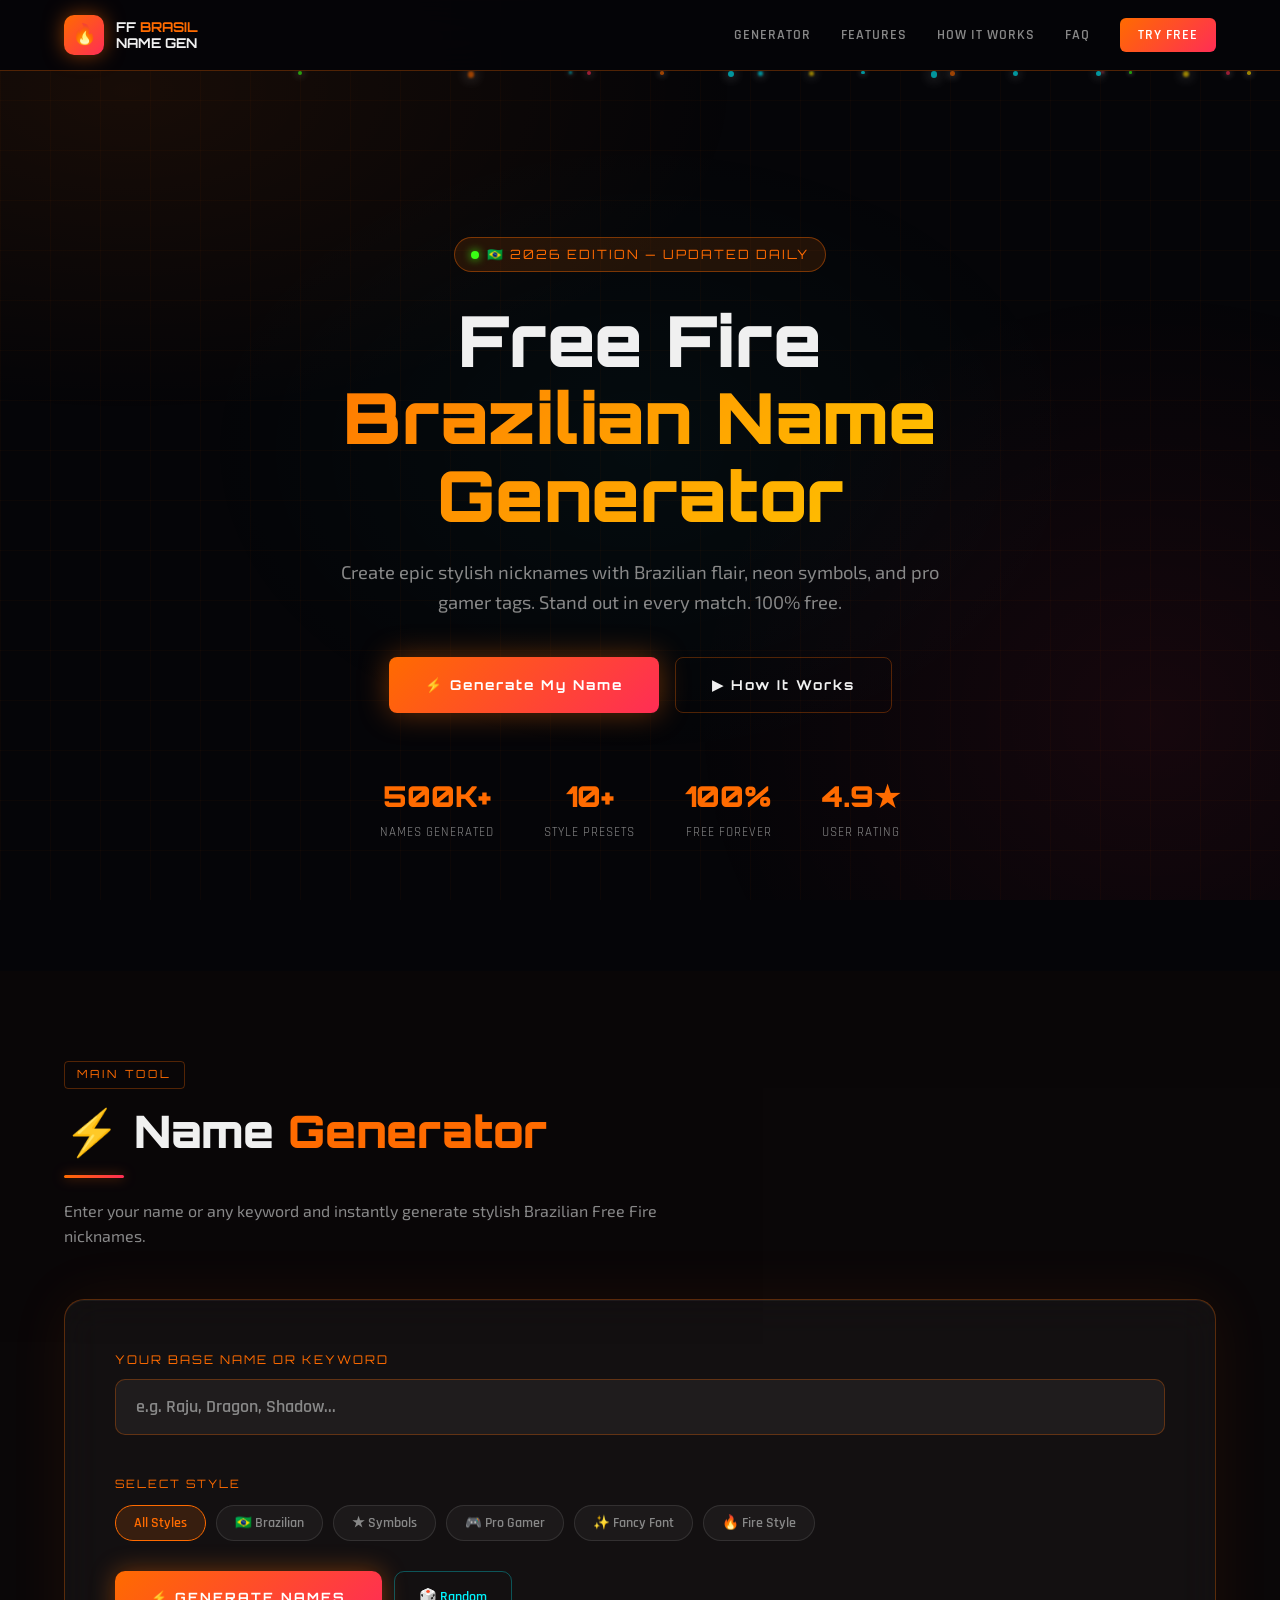
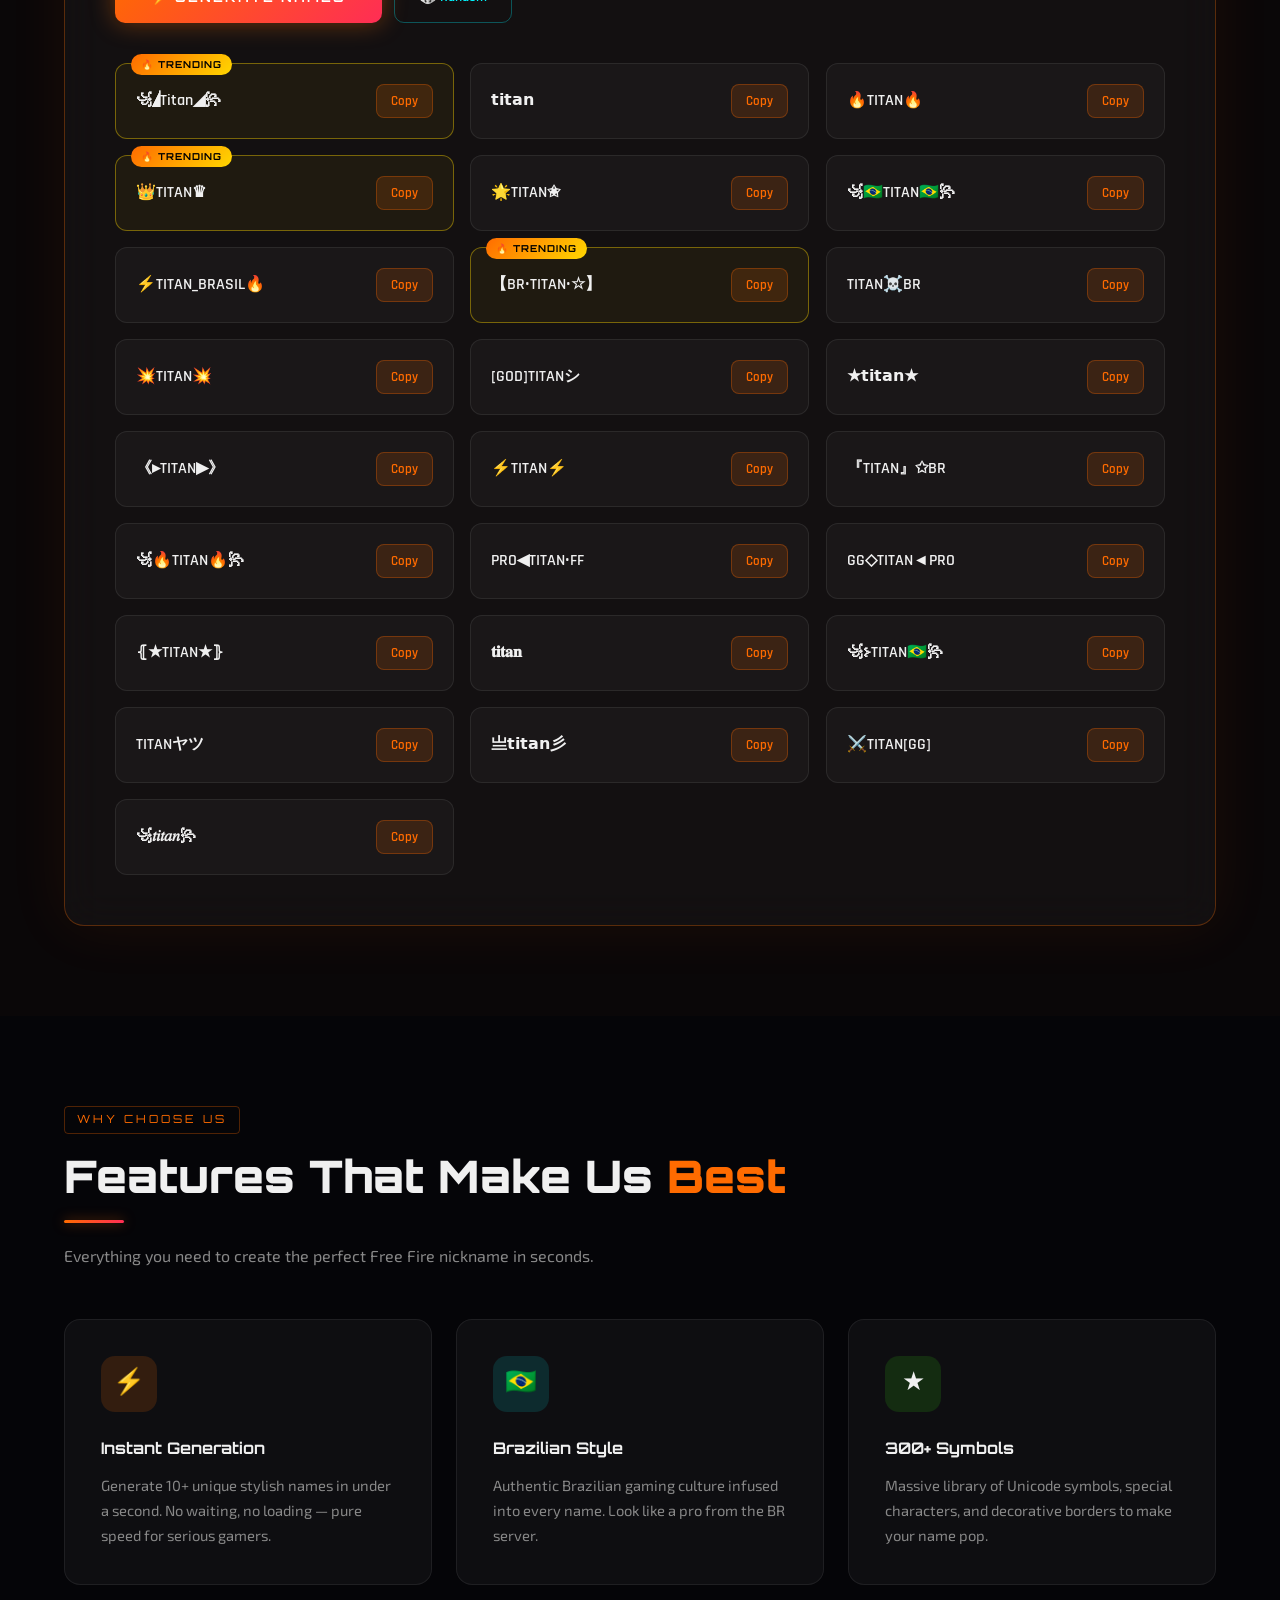
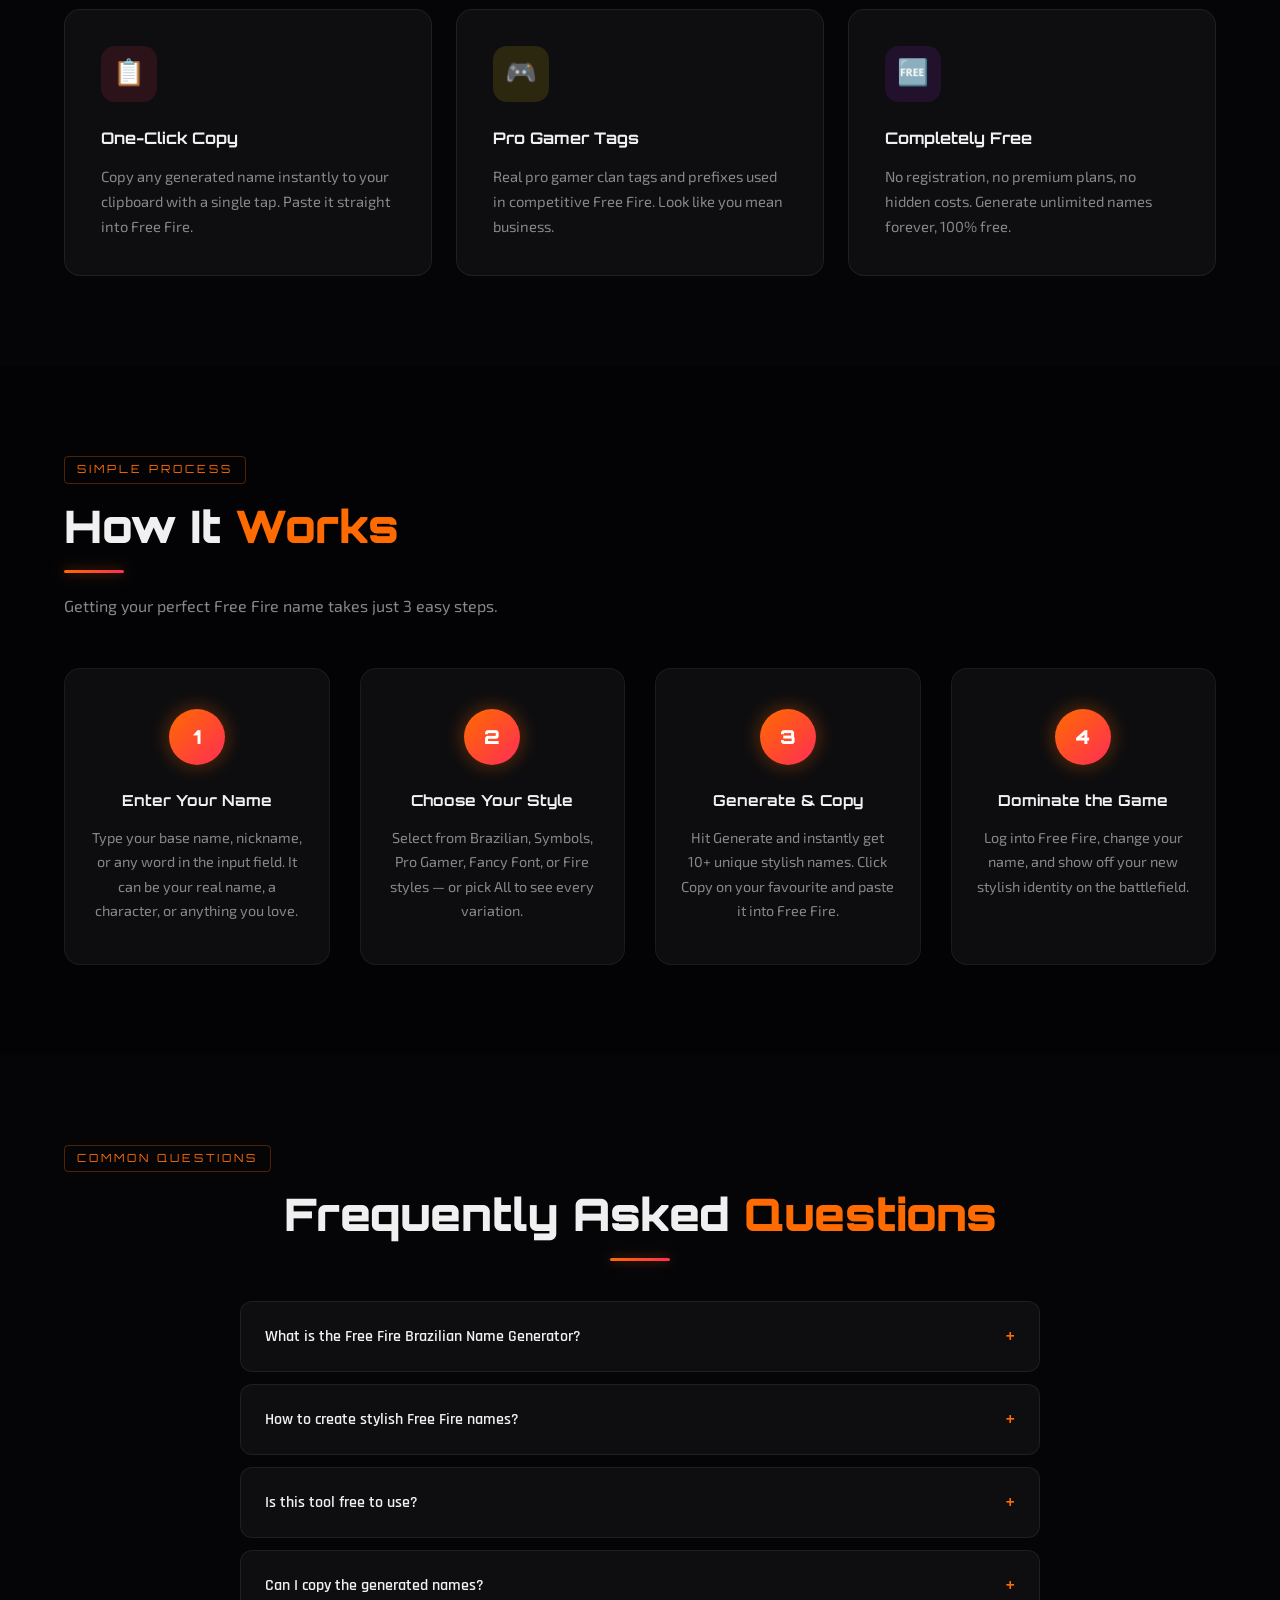
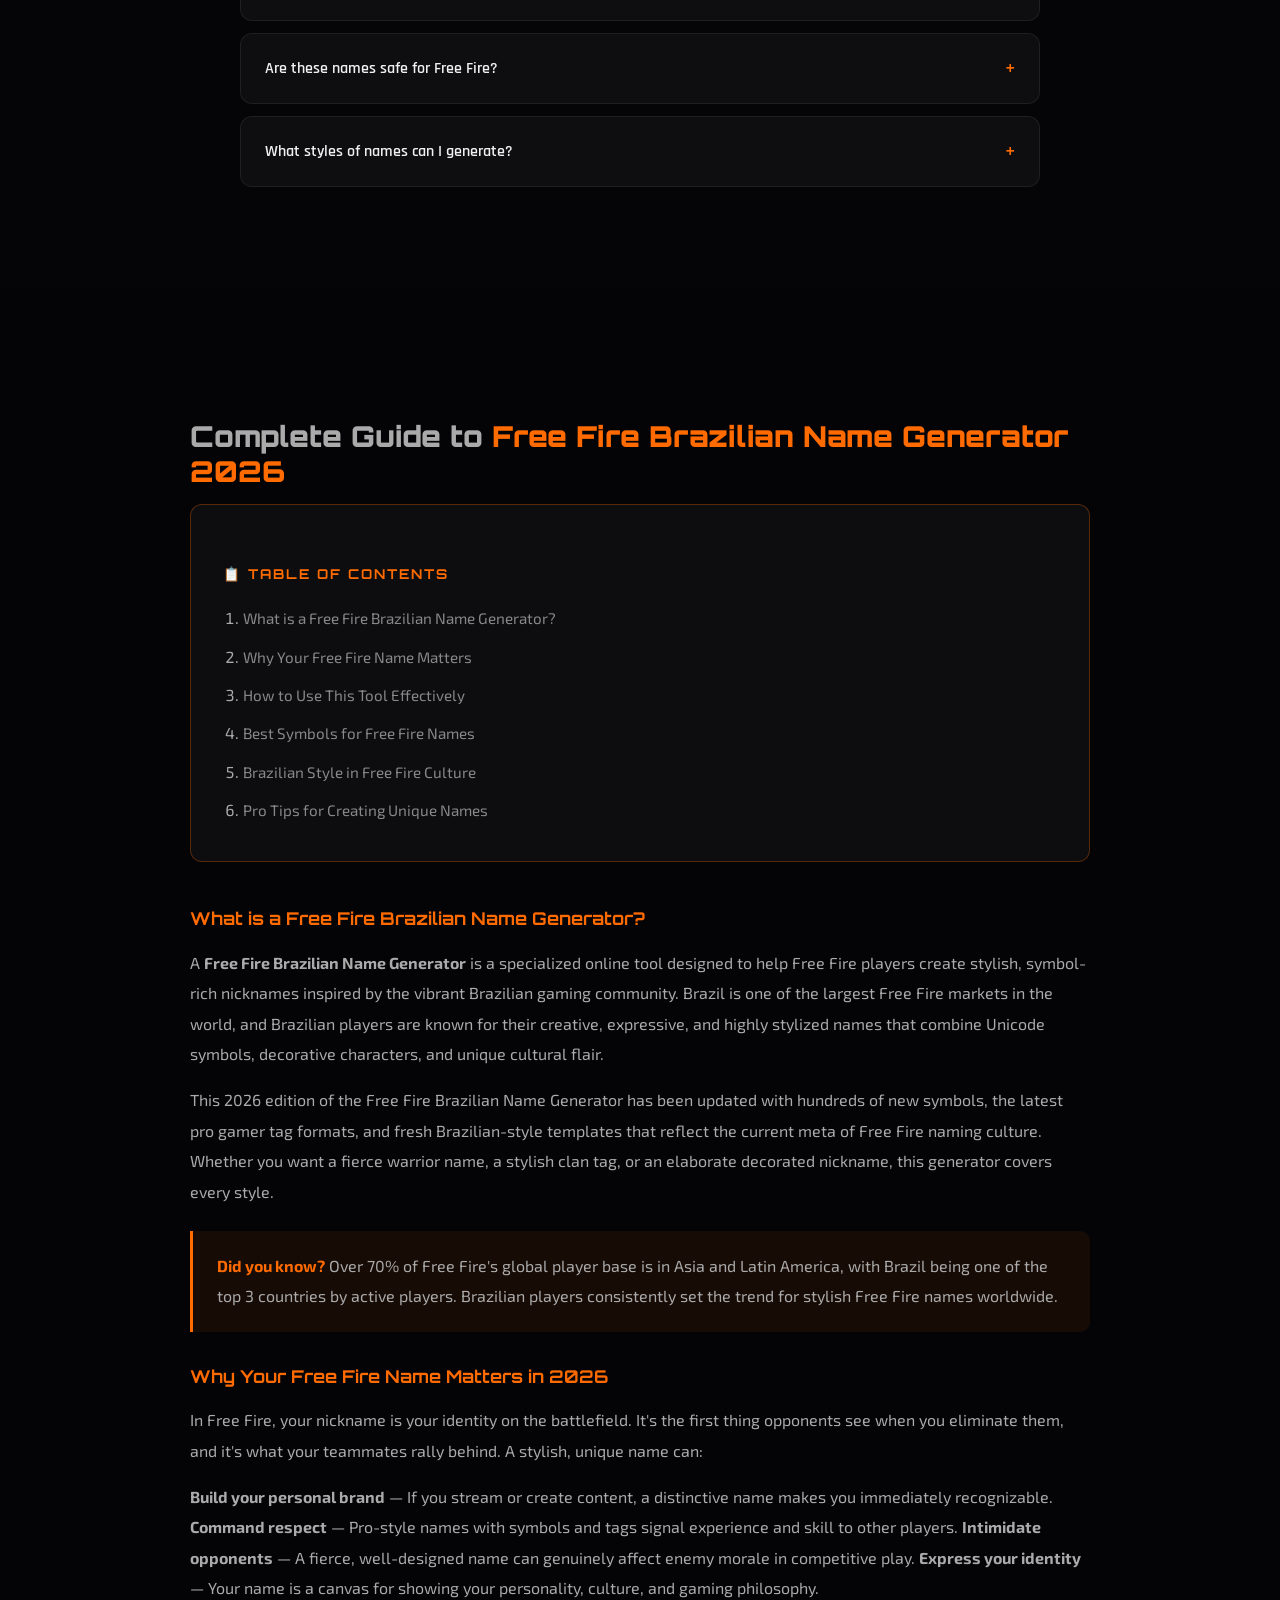
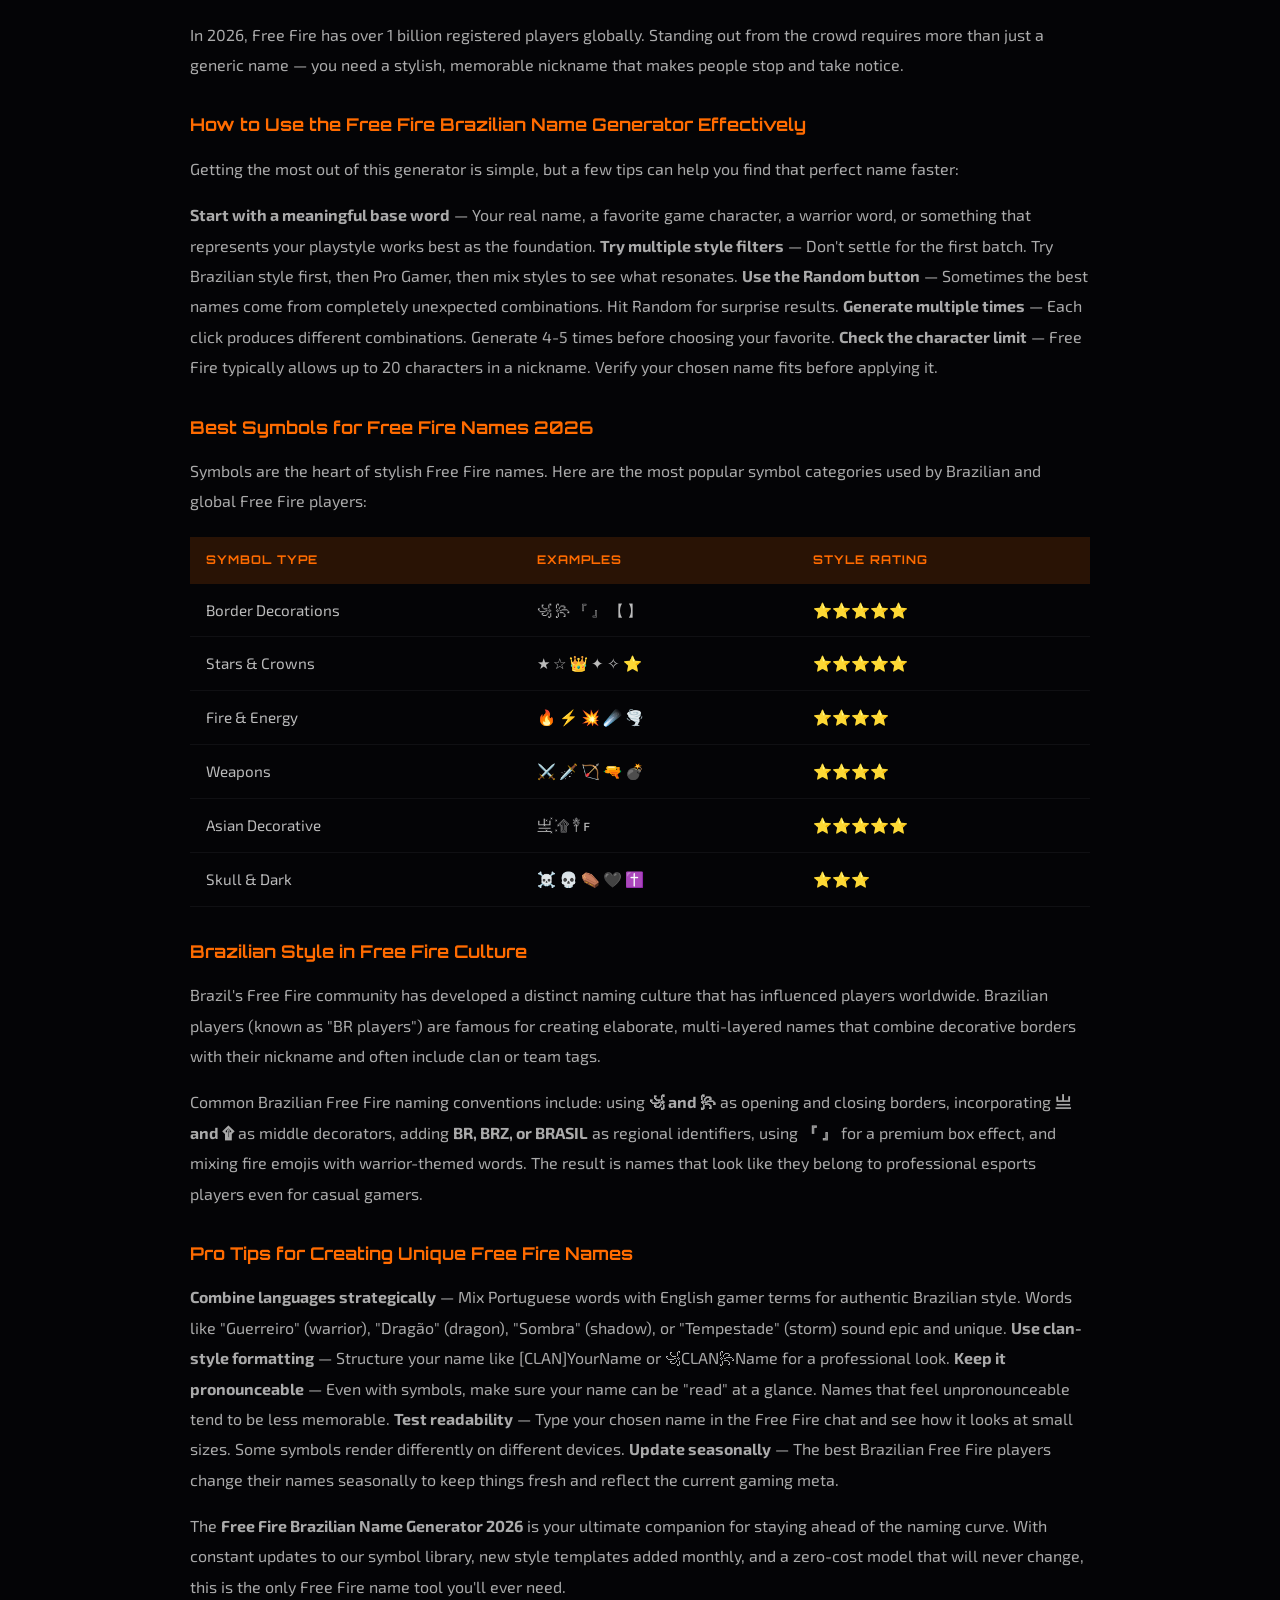
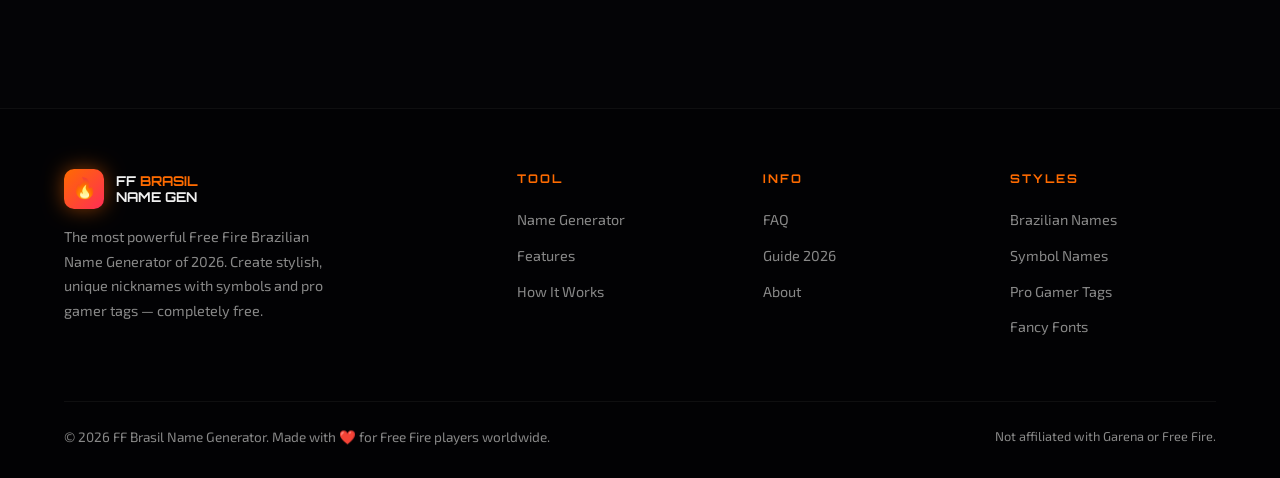
<file: index.html>
<!DOCTYPE html>
<html lang="en">
<head>

<meta name="google-site-verification" content="uby4BjZppF2WAnzngYlcVjcLklDZiQlQoum4ffShnK8" />
  
<meta charset="UTF-8">
<meta name="viewport" content="width=device-width, initial-scale=1.0">
<title>Free Fire Brazilian Name Generator 2026 | Stylish FF Names & Symbols</title>
<meta name="description" content="Generate stylish Free Fire Brazilian names with symbols, fancy fonts, and pro gamer tags. Best Free Fire Brazilian Name Generator 2026 - 100% Free, Instant Copy!">
<meta name="keywords" content="Free Fire Brazilian Name Generator, Free Fire name generator 2026, stylish FF names, Free Fire nicknames, Brazilian FF names, FF name with symbols">
<meta name="robots" content="index, follow">
<link rel="canonical" href="https://trustedbyraju.github.io/Free-Fire-Brazilian-Name-Generator">
<meta property="og:title" content="Free Fire Brazilian Name Generator 2026">
<meta property="og:description" content="Generate stylish Brazilian-style Free Fire nicknames with symbols, fonts, and pro gamer styles. 100% Free!">
<meta property="og:url" content="https://trustedbyraju.github.io/Free-Fire-Brazilian-Name-Generator">
<meta property="og:type" content="website">
<meta name="twitter:card" content="summary_large_image">
<meta name="twitter:title" content="Free Fire Brazilian Name Generator 2026">
<meta name="twitter:description" content="Generate stylish Brazilian-style Free Fire nicknames instantly. Free tool!">
<link rel="preconnect" href="https://fonts.googleapis.com">
<link rel="preconnect" href="https://fonts.gstatic.com" crossorigin>
<link href="https://fonts.googleapis.com/css2?family=Orbitron:wght@400;700;900&family=Rajdhani:wght@400;500;600;700&family=Exo+2:wght@300;400;600;800&display=swap" rel="stylesheet">

<script type="application/ld+json">
{
  "@context": "https://schema.org",
  "@graph": [
    {
      "@type": "SoftwareApplication",
      "name": "Free Fire Brazilian Name Generator",
      "url": "https://trustedbyraju.github.io/Free-Fire-Brazilian-Name-Generator",
      "applicationCategory": "GameApplication",
      "operatingSystem": "Web",
      "description": "Generate stylish Brazilian-style Free Fire nicknames with symbols, fancy fonts, and pro gamer tags. 100% free online tool.",
      "offers": { "@type": "Offer", "price": "0", "priceCurrency": "USD" },
      "aggregateRating": { "@type": "AggregateRating", "ratingValue": "4.9", "reviewCount": "2847" }
    },
    {
      "@type": "WebSite",
      "name": "Free Fire Brazilian Name Generator",
      "url": "https://trustedbyraju.github.io/Free-Fire-Brazilian-Name-Generator",
      "potentialAction": { "@type": "SearchAction", "target": "https://trustedbyraju.github.io/Free-Fire-Brazilian-Name-Generator?q={search_term_string}", "query-input": "required name=search_term_string" }
    },
    {
      "@type": "Article",
      "headline": "Free Fire Brazilian Name Generator 2026 - Best Stylish FF Names",
      "description": "Complete guide to generating stylish Free Fire Brazilian names with symbols and pro gamer tags.",
      "url": "https://trustedbyraju.github.io/Free-Fire-Brazilian-Name-Generator",
      "datePublished": "2026-01-01",
      "dateModified": "2026-04-18",
      "author": { "@type": "Organization", "name": "TrustedByRaju" }
    },
    {
      "@type": "FAQPage",
      "mainEntity": [
        {
          "@type": "Question",
          "name": "What is Free Fire Brazilian Name Generator?",
          "acceptedAnswer": { "@type": "Answer", "text": "The Free Fire Brazilian Name Generator is a free online tool that creates stylish, symbol-rich nicknames inspired by Brazilian Free Fire gaming culture. It generates unique names with special characters, fancy fonts, and pro gamer tags instantly." }
        },
        {
          "@type": "Question",
          "name": "How to create stylish Free Fire names?",
          "acceptedAnswer": { "@type": "Answer", "text": "Simply enter your base name or keyword in the input field and click Generate. Our tool will instantly produce 10+ stylish variations with Brazilian-style symbols, decorative borders, and pro gamer tags that you can use in Free Fire." }
        },
        {
          "@type": "Question",
          "name": "Is this tool free to use?",
          "acceptedAnswer": { "@type": "Answer", "text": "Yes! The Free Fire Brazilian Name Generator is 100% free to use. No registration, no subscription, no hidden charges. Generate unlimited names anytime." }
        },
        {
          "@type": "Question",
          "name": "Can I copy generated names?",
          "acceptedAnswer": { "@type": "Answer", "text": "Absolutely! Every generated name has a one-click Copy button. Click it and the name is instantly copied to your clipboard, ready to paste into Free Fire." }
        },
        {
          "@type": "Question",
          "name": "Are these names safe for Free Fire?",
          "acceptedAnswer": { "@type": "Answer", "text": "Yes, all generated names use standard Unicode characters and symbols that are supported by Free Fire's name system. However, always check Free Fire's current character limit and name-change policies before applying." }
        }
      ]
    }
  ]
}
</script>

<style>
  :root {
    --neon-orange: #FF6B00;
    --neon-yellow: #FFD700;
    --neon-red: #FF2D55;
    --neon-cyan: #00F5FF;
    --neon-green: #39FF14;
    --bg-dark: #050508;
    --bg-card: rgba(255,255,255,0.04);
    --bg-glass: rgba(255,107,0,0.08);
    --border-glow: rgba(255,107,0,0.3);
    --text-primary: #F0F0F0;
    --text-muted: #888;
    --font-display: 'Orbitron', monospace;
    --font-body: 'Rajdhani', sans-serif;
    --font-content: 'Exo 2', sans-serif;
  }

  *, *::before, *::after { box-sizing: border-box; margin: 0; padding: 0; }

  html { scroll-behavior: smooth; }

  body {
    background: var(--bg-dark);
    color: var(--text-primary);
    font-family: var(--font-body);
    font-size: 16px;
    line-height: 1.6;
    overflow-x: hidden;
  }

  /* Animated background */
  body::before {
    content: '';
    position: fixed;
    inset: 0;
    background:
      radial-gradient(ellipse 80% 60% at 10% 10%, rgba(255,107,0,0.08) 0%, transparent 60%),
      radial-gradient(ellipse 60% 80% at 90% 80%, rgba(255,45,85,0.07) 0%, transparent 60%),
      radial-gradient(ellipse 50% 50% at 50% 50%, rgba(0,245,255,0.03) 0%, transparent 70%);
    pointer-events: none;
    z-index: 0;
  }

  /* Grid overlay */
  body::after {
    content: '';
    position: fixed;
    inset: 0;
    background-image:
      linear-gradient(rgba(255,107,0,0.03) 1px, transparent 1px),
      linear-gradient(90deg, rgba(255,107,0,0.03) 1px, transparent 1px);
    background-size: 50px 50px;
    pointer-events: none;
    z-index: 0;
  }

  * { position: relative; z-index: 1; }

  /* ===== HEADER ===== */
  header {
    position: sticky;
    top: 0;
    z-index: 1000;
    background: rgba(5,5,8,0.92);
    backdrop-filter: blur(20px);
    border-bottom: 1px solid var(--border-glow);
    padding: 0 5%;
  }

  nav {
    display: flex;
    align-items: center;
    justify-content: space-between;
    height: 70px;
    max-width: 1200px;
    margin: 0 auto;
  }

  .logo {
    display: flex;
    align-items: center;
    gap: 12px;
    text-decoration: none;
  }

  .logo-icon {
    width: 40px;
    height: 40px;
    background: linear-gradient(135deg, var(--neon-orange), var(--neon-red));
    border-radius: 10px;
    display: flex;
    align-items: center;
    justify-content: center;
    font-size: 20px;
    box-shadow: 0 0 20px rgba(255,107,0,0.5);
    animation: pulse-logo 2s infinite;
  }

  @keyframes pulse-logo {
    0%, 100% { box-shadow: 0 0 20px rgba(255,107,0,0.5); }
    50% { box-shadow: 0 0 35px rgba(255,107,0,0.8), 0 0 60px rgba(255,107,0,0.3); }
  }

  .logo-text {
    font-family: var(--font-display);
    font-size: 0.85rem;
    font-weight: 700;
    color: var(--text-primary);
    line-height: 1.2;
  }

  .logo-text span { color: var(--neon-orange); }

  nav ul {
    display: flex;
    gap: 30px;
    list-style: none;
  }

  nav ul a {
    text-decoration: none;
    color: var(--text-muted);
    font-family: var(--font-body);
    font-size: 0.9rem;
    font-weight: 600;
    letter-spacing: 1px;
    text-transform: uppercase;
    transition: color 0.3s;
  }

  nav ul a:hover { color: var(--neon-orange); }

  .nav-cta {
    background: linear-gradient(135deg, var(--neon-orange), var(--neon-red));
    color: white !important;
    padding: 8px 18px;
    border-radius: 6px;
    transition: box-shadow 0.3s !important;
  }

  .nav-cta:hover {
    box-shadow: 0 0 20px rgba(255,107,0,0.6) !important;
    color: white !important;
  }

  .hamburger { display: none; cursor: pointer; flex-direction: column; gap: 5px; }
  .hamburger span { width: 25px; height: 2px; background: var(--neon-orange); border-radius: 2px; transition: 0.3s; }

  /* ===== HERO ===== */
  #hero {
    min-height: 100vh;
    display: flex;
    align-items: center;
    justify-content: center;
    text-align: center;
    padding: 100px 5% 60px;
    overflow: hidden;
  }

  .hero-inner { max-width: 900px; }

  .hero-badge {
    display: inline-flex;
    align-items: center;
    gap: 8px;
    background: rgba(255,107,0,0.12);
    border: 1px solid rgba(255,107,0,0.4);
    padding: 6px 16px;
    border-radius: 100px;
    font-size: 0.8rem;
    font-family: var(--font-display);
    color: var(--neon-orange);
    letter-spacing: 2px;
    margin-bottom: 30px;
    animation: fadeInDown 0.8s ease both;
  }

  .hero-badge::before {
    content: '';
    width: 8px; height: 8px;
    background: var(--neon-green);
    border-radius: 50%;
    box-shadow: 0 0 10px var(--neon-green);
    animation: blink 1.5s infinite;
  }

  @keyframes blink { 0%,100%{opacity:1} 50%{opacity:0.3} }

  h1 {
    font-family: var(--font-display);
    font-size: clamp(2.2rem, 5.5vw, 4.5rem);
    font-weight: 900;
    line-height: 1.1;
    margin-bottom: 24px;
    animation: fadeInUp 0.8s ease 0.2s both;
  }

  h1 .highlight {
    background: linear-gradient(135deg, var(--neon-orange), var(--neon-yellow));
    -webkit-background-clip: text;
    -webkit-text-fill-color: transparent;
    background-clip: text;
    display: block;
  }

  .hero-sub {
    font-family: var(--font-content);
    font-size: 1.15rem;
    color: var(--text-muted);
    max-width: 600px;
    margin: 0 auto 40px;
    animation: fadeInUp 0.8s ease 0.4s both;
  }

  .hero-buttons {
    display: flex;
    gap: 16px;
    justify-content: center;
    flex-wrap: wrap;
    animation: fadeInUp 0.8s ease 0.6s both;
  }

  .btn-primary {
    display: inline-flex;
    align-items: center;
    gap: 10px;
    background: linear-gradient(135deg, var(--neon-orange) 0%, var(--neon-red) 100%);
    color: white;
    text-decoration: none;
    padding: 16px 36px;
    border-radius: 8px;
    font-family: var(--font-display);
    font-size: 0.85rem;
    font-weight: 700;
    letter-spacing: 2px;
    border: none;
    cursor: pointer;
    transition: all 0.3s;
    box-shadow: 0 0 30px rgba(255,107,0,0.4);
  }

  .btn-primary:hover {
    transform: translateY(-3px);
    box-shadow: 0 0 50px rgba(255,107,0,0.7), 0 10px 30px rgba(0,0,0,0.3);
  }

  .btn-secondary {
    display: inline-flex;
    align-items: center;
    gap: 10px;
    background: transparent;
    color: var(--text-primary);
    text-decoration: none;
    padding: 16px 36px;
    border-radius: 8px;
    font-family: var(--font-display);
    font-size: 0.85rem;
    font-weight: 700;
    letter-spacing: 2px;
    border: 1px solid var(--border-glow);
    cursor: pointer;
    transition: all 0.3s;
  }

  .btn-secondary:hover {
    border-color: var(--neon-orange);
    color: var(--neon-orange);
    background: rgba(255,107,0,0.08);
  }

  .hero-stats {
    display: flex;
    justify-content: center;
    gap: 50px;
    margin-top: 60px;
    animation: fadeInUp 0.8s ease 0.8s both;
  }

  .stat { text-align: center; }
  .stat-num {
    font-family: var(--font-display);
    font-size: 1.8rem;
    font-weight: 900;
    color: var(--neon-orange);
    display: block;
  }
  .stat-label {
    font-size: 0.8rem;
    color: var(--text-muted);
    letter-spacing: 1px;
    text-transform: uppercase;
  }

  /* Floating particles */
  .particles {
    position: absolute;
    inset: 0;
    pointer-events: none;
    overflow: hidden;
  }

  .particle {
    position: absolute;
    border-radius: 50%;
    animation: float linear infinite;
    opacity: 0.6;
  }

  @keyframes float {
    0% { transform: translateY(100vh) rotate(0deg); opacity: 0; }
    10% { opacity: 0.6; }
    90% { opacity: 0.6; }
    100% { transform: translateY(-100px) rotate(720deg); opacity: 0; }
  }

  @keyframes fadeInDown { from{opacity:0;transform:translateY(-20px)} to{opacity:1;transform:translateY(0)} }
  @keyframes fadeInUp { from{opacity:0;transform:translateY(30px)} to{opacity:1;transform:translateY(0)} }

  /* ===== SECTIONS ===== */
  section { padding: 90px 5%; }
  .container { max-width: 1200px; margin: 0 auto; }

  .section-label {
    display: inline-block;
    font-family: var(--font-display);
    font-size: 0.7rem;
    letter-spacing: 3px;
    text-transform: uppercase;
    color: var(--neon-orange);
    margin-bottom: 16px;
    padding: 4px 12px;
    border: 1px solid rgba(255,107,0,0.3);
    border-radius: 4px;
  }

  h2 {
    font-family: var(--font-display);
    font-size: clamp(1.8rem, 3.5vw, 2.8rem);
    font-weight: 900;
    margin-bottom: 16px;
    line-height: 1.2;
  }

  h2 .accent { color: var(--neon-orange); }

  .section-desc {
    font-family: var(--font-content);
    color: var(--text-muted);
    font-size: 1rem;
    max-width: 600px;
    margin-bottom: 50px;
  }

  /* Divider line */
  .divider {
    width: 60px;
    height: 3px;
    background: linear-gradient(90deg, var(--neon-orange), var(--neon-red));
    border-radius: 3px;
    margin: 16px 0 20px;
    box-shadow: 0 0 12px rgba(255,107,0,0.5);
  }

  /* ===== GENERATOR ===== */
  #generator { background: rgba(255,107,0,0.02); }

  .generator-card {
    background: var(--bg-card);
    border: 1px solid var(--border-glow);
    border-radius: 20px;
    padding: 50px;
    backdrop-filter: blur(20px);
    box-shadow: 0 0 60px rgba(255,107,0,0.08), inset 0 1px 0 rgba(255,255,255,0.05);
  }

  .generator-top {
    display: flex;
    align-items: center;
    gap: 30px;
    margin-bottom: 40px;
    flex-wrap: wrap;
  }

  .input-group { flex: 1; min-width: 260px; }
  .input-group label {
    display: block;
    font-family: var(--font-display);
    font-size: 0.75rem;
    letter-spacing: 2px;
    color: var(--neon-orange);
    margin-bottom: 10px;
    text-transform: uppercase;
  }

  .input-group input {
    width: 100%;
    background: rgba(255,255,255,0.05);
    border: 1px solid var(--border-glow);
    border-radius: 10px;
    padding: 16px 20px;
    color: var(--text-primary);
    font-family: var(--font-body);
    font-size: 1.1rem;
    font-weight: 600;
    outline: none;
    transition: all 0.3s;
  }

  .input-group input:focus {
    border-color: var(--neon-orange);
    box-shadow: 0 0 20px rgba(255,107,0,0.2);
    background: rgba(255,107,0,0.06);
  }

  .input-group input::placeholder { color: var(--text-muted); }

  .style-selector {
    display: flex;
    gap: 10px;
    flex-wrap: wrap;
    margin-bottom: 30px;
  }

  .style-btn {
    background: rgba(255,255,255,0.04);
    border: 1px solid rgba(255,255,255,0.1);
    color: var(--text-muted);
    padding: 8px 18px;
    border-radius: 100px;
    font-family: var(--font-body);
    font-size: 0.85rem;
    font-weight: 600;
    cursor: pointer;
    transition: all 0.3s;
  }

  .style-btn.active, .style-btn:hover {
    background: rgba(255,107,0,0.15);
    border-color: var(--neon-orange);
    color: var(--neon-orange);
  }

  .gen-actions {
    display: flex;
    gap: 12px;
    flex-wrap: wrap;
  }

  .btn-generate {
    display: inline-flex;
    align-items: center;
    gap: 10px;
    background: linear-gradient(135deg, var(--neon-orange), var(--neon-red));
    color: white;
    padding: 16px 36px;
    border-radius: 10px;
    font-family: var(--font-display);
    font-size: 0.8rem;
    font-weight: 700;
    letter-spacing: 2px;
    border: none;
    cursor: pointer;
    transition: all 0.3s;
    box-shadow: 0 0 25px rgba(255,107,0,0.4);
  }

  .btn-generate:hover {
    transform: translateY(-2px);
    box-shadow: 0 0 40px rgba(255,107,0,0.7);
  }

  .btn-generate:active { transform: scale(0.97); }

  .btn-random {
    display: inline-flex;
    align-items: center;
    gap: 8px;
    background: transparent;
    color: var(--neon-cyan);
    padding: 16px 24px;
    border-radius: 10px;
    font-family: var(--font-body);
    font-size: 0.9rem;
    font-weight: 600;
    border: 1px solid rgba(0,245,255,0.3);
    cursor: pointer;
    transition: all 0.3s;
  }

  .btn-random:hover {
    background: rgba(0,245,255,0.08);
    border-color: var(--neon-cyan);
    box-shadow: 0 0 20px rgba(0,245,255,0.2);
  }

  .results-grid {
    display: grid;
    grid-template-columns: repeat(auto-fill, minmax(280px, 1fr));
    gap: 16px;
    margin-top: 40px;
    min-height: 100px;
  }

  .name-card {
    background: rgba(255,255,255,0.03);
    border: 1px solid rgba(255,255,255,0.08);
    border-radius: 12px;
    padding: 20px;
    display: flex;
    align-items: center;
    justify-content: space-between;
    gap: 12px;
    transition: all 0.3s;
    animation: cardIn 0.4s ease both;
  }

  @keyframes cardIn {
    from { opacity: 0; transform: translateY(15px) scale(0.97); }
    to { opacity: 1; transform: translateY(0) scale(1); }
  }

  .name-card:hover {
    border-color: rgba(255,107,0,0.4);
    background: rgba(255,107,0,0.06);
    transform: translateY(-2px);
    box-shadow: 0 8px 25px rgba(0,0,0,0.3);
  }

  .name-card.trending {
    border-color: rgba(255,215,0,0.4);
    background: rgba(255,215,0,0.05);
  }

  .name-card.trending::before {
    content: '🔥 TRENDING';
    position: absolute;
    top: -10px;
    left: 15px;
    background: linear-gradient(135deg, var(--neon-orange), var(--neon-yellow));
    color: #000;
    font-family: var(--font-display);
    font-size: 0.6rem;
    font-weight: 700;
    padding: 3px 10px;
    border-radius: 100px;
    letter-spacing: 1px;
  }

  .name-text {
    font-family: var(--font-body);
    font-size: 1rem;
    font-weight: 600;
    color: var(--text-primary);
    word-break: break-all;
    flex: 1;
    line-height: 1.4;
  }

  .copy-btn {
    background: rgba(255,107,0,0.15);
    border: 1px solid rgba(255,107,0,0.3);
    color: var(--neon-orange);
    padding: 8px 14px;
    border-radius: 8px;
    font-family: var(--font-body);
    font-size: 0.8rem;
    font-weight: 600;
    cursor: pointer;
    transition: all 0.3s;
    white-space: nowrap;
    flex-shrink: 0;
  }

  .copy-btn:hover {
    background: var(--neon-orange);
    color: white;
    box-shadow: 0 0 15px rgba(255,107,0,0.5);
  }

  .copy-btn.copied {
    background: var(--neon-green);
    border-color: var(--neon-green);
    color: #000;
  }

  /* ===== TOAST ===== */
  .toast {
    position: fixed;
    bottom: 30px;
    right: 30px;
    background: linear-gradient(135deg, var(--neon-orange), var(--neon-red));
    color: white;
    padding: 14px 24px;
    border-radius: 10px;
    font-family: var(--font-display);
    font-size: 0.8rem;
    font-weight: 700;
    letter-spacing: 1px;
    box-shadow: 0 0 30px rgba(255,107,0,0.5);
    z-index: 9999;
    transform: translateX(200px);
    opacity: 0;
    transition: all 0.4s cubic-bezier(0.175, 0.885, 0.32, 1.275);
  }

  .toast.show { transform: translateX(0); opacity: 1; }

  /* ===== FEATURES ===== */
  #features .features-grid {
    display: grid;
    grid-template-columns: repeat(auto-fit, minmax(280px, 1fr));
    gap: 24px;
  }

  .feature-card {
    background: var(--bg-card);
    border: 1px solid rgba(255,255,255,0.07);
    border-radius: 16px;
    padding: 36px;
    transition: all 0.4s;
    overflow: hidden;
  }

  .feature-card::before {
    content: '';
    position: absolute;
    top: 0; left: 0; right: 0;
    height: 2px;
    background: linear-gradient(90deg, transparent, var(--neon-orange), transparent);
    transform: scaleX(0);
    transition: transform 0.4s;
  }

  .feature-card:hover::before { transform: scaleX(1); }

  .feature-card:hover {
    border-color: rgba(255,107,0,0.3);
    transform: translateY(-6px);
    box-shadow: 0 20px 50px rgba(0,0,0,0.4);
  }

  .feature-icon {
    width: 56px;
    height: 56px;
    border-radius: 14px;
    display: flex;
    align-items: center;
    justify-content: center;
    font-size: 1.6rem;
    margin-bottom: 24px;
  }

  .icon-1 { background: rgba(255,107,0,0.15); }
  .icon-2 { background: rgba(0,245,255,0.12); }
  .icon-3 { background: rgba(57,255,20,0.12); }
  .icon-4 { background: rgba(255,45,85,0.12); }
  .icon-5 { background: rgba(255,215,0,0.12); }
  .icon-6 { background: rgba(160,32,240,0.12); }

  .feature-card h3 {
    font-family: var(--font-display);
    font-size: 1rem;
    font-weight: 700;
    margin-bottom: 12px;
    color: var(--text-primary);
  }

  .feature-card p {
    font-family: var(--font-content);
    color: var(--text-muted);
    font-size: 0.92rem;
    line-height: 1.7;
  }

  /* ===== HOW IT WORKS ===== */
  #how-it-works { background: rgba(0,0,0,0.3); }

  .steps {
    display: grid;
    grid-template-columns: repeat(auto-fit, minmax(220px, 1fr));
    gap: 30px;
    position: relative;
  }

  .step {
    text-align: center;
    padding: 40px 24px;
    background: var(--bg-card);
    border: 1px solid rgba(255,255,255,0.06);
    border-radius: 16px;
    transition: all 0.3s;
  }

  .step:hover {
    border-color: rgba(255,107,0,0.3);
    transform: translateY(-4px);
  }

  .step-num {
    width: 56px;
    height: 56px;
    border-radius: 50%;
    background: linear-gradient(135deg, var(--neon-orange), var(--neon-red));
    display: flex;
    align-items: center;
    justify-content: center;
    font-family: var(--font-display);
    font-size: 1.2rem;
    font-weight: 900;
    color: white;
    margin: 0 auto 24px;
    box-shadow: 0 0 20px rgba(255,107,0,0.4);
  }

  .step h3 {
    font-family: var(--font-display);
    font-size: 0.95rem;
    font-weight: 700;
    margin-bottom: 12px;
  }

  .step p {
    font-family: var(--font-content);
    color: var(--text-muted);
    font-size: 0.9rem;
    line-height: 1.7;
  }

  /* ===== FAQ ===== */
  .faq-list { max-width: 800px; margin: 0 auto; }

  .faq-item {
    background: var(--bg-card);
    border: 1px solid rgba(255,255,255,0.07);
    border-radius: 12px;
    margin-bottom: 12px;
    overflow: hidden;
    transition: border-color 0.3s;
  }

  .faq-item.open { border-color: rgba(255,107,0,0.4); }

  .faq-q {
    width: 100%;
    background: none;
    border: none;
    color: var(--text-primary);
    font-family: var(--font-body);
    font-size: 1rem;
    font-weight: 600;
    text-align: left;
    padding: 22px 24px;
    cursor: pointer;
    display: flex;
    justify-content: space-between;
    align-items: center;
    gap: 16px;
    transition: color 0.3s;
  }

  .faq-item.open .faq-q { color: var(--neon-orange); }

  .faq-arrow {
    font-size: 1.2rem;
    transition: transform 0.3s;
    flex-shrink: 0;
    color: var(--neon-orange);
  }

  .faq-item.open .faq-arrow { transform: rotate(45deg); }

  .faq-a {
    max-height: 0;
    overflow: hidden;
    transition: max-height 0.4s ease, padding 0.3s;
    padding: 0 24px;
  }

  .faq-item.open .faq-a { max-height: 200px; padding: 0 24px 22px; }

  .faq-a p {
    font-family: var(--font-content);
    color: var(--text-muted);
    font-size: 0.95rem;
    line-height: 1.8;
  }

  /* ===== SEO CONTENT ===== */
  #seo-content {
    background: rgba(0,0,0,0.2);
  }

  .seo-inner {
    max-width: 900px;
    margin: 0 auto;
    font-family: var(--font-content);
    color: #aaa;
    line-height: 1.9;
  }

  .seo-inner h2 {
    font-size: 1.8rem;
    margin-bottom: 16px;
    margin-top: 40px;
  }

  .seo-inner h3 {
    font-family: var(--font-display);
    font-size: 1.1rem;
    color: var(--neon-orange);
    margin: 28px 0 12px;
  }

  .seo-inner p { margin-bottom: 16px; }

  .toc {
    background: var(--bg-card);
    border: 1px solid var(--border-glow);
    border-radius: 12px;
    padding: 28px 32px;
    margin-bottom: 40px;
  }

  .toc h3 {
    font-family: var(--font-display);
    font-size: 0.85rem;
    letter-spacing: 2px;
    color: var(--neon-orange);
    margin-bottom: 16px;
    text-transform: uppercase;
  }

  .toc ol { padding-left: 20px; }
  .toc li { margin-bottom: 8px; }
  .toc a {
    color: var(--text-muted);
    text-decoration: none;
    font-size: 0.95rem;
    transition: color 0.3s;
  }
  .toc a:hover { color: var(--neon-orange); }

  .highlight-box {
    background: rgba(255,107,0,0.08);
    border-left: 3px solid var(--neon-orange);
    border-radius: 0 10px 10px 0;
    padding: 20px 24px;
    margin: 24px 0;
  }

  .symbol-table {
    width: 100%;
    border-collapse: collapse;
    margin: 20px 0;
    font-size: 0.95rem;
  }

  .symbol-table th {
    background: rgba(255,107,0,0.15);
    color: var(--neon-orange);
    font-family: var(--font-display);
    font-size: 0.75rem;
    letter-spacing: 1px;
    padding: 12px 16px;
    text-align: left;
    text-transform: uppercase;
  }

  .symbol-table td {
    padding: 12px 16px;
    border-bottom: 1px solid rgba(255,255,255,0.05);
    color: #bbb;
  }

  .symbol-table tr:hover td { background: rgba(255,107,0,0.04); }

  /* ===== FOOTER ===== */
  footer {
    background: rgba(0,0,0,0.5);
    border-top: 1px solid rgba(255,255,255,0.05);
    padding: 60px 5% 30px;
  }

  .footer-grid {
    display: grid;
    grid-template-columns: 2fr 1fr 1fr 1fr;
    gap: 40px;
    max-width: 1200px;
    margin: 0 auto 50px;
  }

  .footer-brand p {
    font-family: var(--font-content);
    color: var(--text-muted);
    font-size: 0.9rem;
    margin-top: 16px;
    line-height: 1.7;
    max-width: 280px;
  }

  .footer-col h4 {
    font-family: var(--font-display);
    font-size: 0.75rem;
    letter-spacing: 2px;
    text-transform: uppercase;
    color: var(--neon-orange);
    margin-bottom: 20px;
  }

  .footer-col ul { list-style: none; }
  .footer-col ul li { margin-bottom: 10px; }
  .footer-col ul a {
    color: var(--text-muted);
    text-decoration: none;
    font-family: var(--font-content);
    font-size: 0.9rem;
    transition: color 0.3s;
  }
  .footer-col ul a:hover { color: var(--neon-orange); }

  .footer-bottom {
    max-width: 1200px;
    margin: 0 auto;
    padding-top: 24px;
    border-top: 1px solid rgba(255,255,255,0.05);
    display: flex;
    justify-content: space-between;
    align-items: center;
    flex-wrap: gap;
    gap: 16px;
  }

  .footer-bottom p {
    font-family: var(--font-content);
    color: var(--text-muted);
    font-size: 0.85rem;
  }

  .footer-bottom p span { color: var(--neon-orange); }

  /* ===== SCROLL REVEAL ===== */
  .reveal {
    opacity: 0;
    transform: translateY(30px);
    transition: all 0.7s cubic-bezier(0.16, 1, 0.3, 1);
  }
  .reveal.visible { opacity: 1; transform: translateY(0); }

  /* ===== RESPONSIVE ===== */
  @media (max-width: 768px) {
    nav ul { display: none; }
    nav ul.open {
      display: flex;
      flex-direction: column;
      position: fixed;
      top: 70px;
      left: 0; right: 0;
      background: rgba(5,5,8,0.98);
      padding: 30px 5%;
      border-bottom: 1px solid var(--border-glow);
      gap: 20px;
    }
    .hamburger { display: flex; }

    .generator-card { padding: 28px 22px; }
    .hero-stats { gap: 25px; flex-wrap: wrap; }

    .footer-grid { grid-template-columns: 1fr 1fr; }
    .footer-brand { grid-column: 1 / -1; }

    .style-selector { gap: 8px; }
  }

  @media (max-width: 480px) {
    h1 { font-size: 2rem; }
    .footer-grid { grid-template-columns: 1fr; }
    .results-grid { grid-template-columns: 1fr; }
  }
</style>
</head>
<body>

<!-- HEADER -->
<header>
  <nav>
    <a href="#" class="logo" aria-label="Free Fire Brazilian Name Generator">
      <div class="logo-icon">🔥</div>
      <div class="logo-text">FF <span>BRASIL</span><br>NAME GEN</div>
    </a>
    <ul id="nav-menu">
      <li><a href="#generator">Generator</a></li>
      <li><a href="#features">Features</a></li>
      <li><a href="#how-it-works">How It Works</a></li>
      <li><a href="#faq">FAQ</a></li>
      <li><a href="#generator" class="nav-cta">Try Free</a></li>
    </ul>
    <div class="hamburger" id="hamburger" aria-label="Menu">
      <span></span><span></span><span></span>
    </div>
  </nav>
</header>

<!-- HERO -->
<section id="hero">
  <div class="particles" id="particles"></div>
  <div class="hero-inner">
    <div class="hero-badge">🇧🇷 2026 EDITION — UPDATED DAILY</div>
    <h1>
      Free Fire<br>
      <span class="highlight">Brazilian Name Generator</span>
    </h1>
    <p class="hero-sub">Create epic stylish nicknames with Brazilian flair, neon symbols, and pro gamer tags. Stand out in every match. 100% free.</p>
    <div class="hero-buttons">
      <a href="#generator" class="btn-primary">⚡ Generate My Name</a>
      <a href="#how-it-works" class="btn-secondary">▶ How It Works</a>
    </div>
    <div class="hero-stats">
      <div class="stat"><span class="stat-num">500K+</span><span class="stat-label">Names Generated</span></div>
      <div class="stat"><span class="stat-num">10+</span><span class="stat-label">Style Presets</span></div>
      <div class="stat"><span class="stat-num">100%</span><span class="stat-label">Free Forever</span></div>
      <div class="stat"><span class="stat-num">4.9★</span><span class="stat-label">User Rating</span></div>
    </div>
  </div>
</section>

<!-- GENERATOR -->
<section id="generator">
  <div class="container">
    <div class="section-label">MAIN TOOL</div>
    <h2>⚡ Name <span class="accent">Generator</span></h2>
    <div class="divider"></div>
    <p class="section-desc">Enter your name or any keyword and instantly generate stylish Brazilian Free Fire nicknames.</p>

    <div class="generator-card">
      <div class="generator-top">
        <div class="input-group">
          <label for="name-input">YOUR BASE NAME OR KEYWORD</label>
          <input type="text" id="name-input" placeholder="e.g. Raju, Dragon, Shadow..." maxlength="20" autocomplete="off">
        </div>
      </div>

      <div style="margin-bottom:20px;">
        <label style="font-family:var(--font-display);font-size:0.72rem;letter-spacing:2px;color:var(--neon-orange);display:block;margin-bottom:12px;text-transform:uppercase;">SELECT STYLE</label>
        <div class="style-selector" id="style-selector">
          <button class="style-btn active" data-style="all">All Styles</button>
          <button class="style-btn" data-style="brazilian">🇧🇷 Brazilian</button>
          <button class="style-btn" data-style="symbols">★ Symbols</button>
          <button class="style-btn" data-style="pro">🎮 Pro Gamer</button>
          <button class="style-btn" data-style="fancy">✨ Fancy Font</button>
          <button class="style-btn" data-style="fire">🔥 Fire Style</button>
        </div>
      </div>

      <div class="gen-actions">
        <button class="btn-generate" id="generate-btn">
          ⚡ GENERATE NAMES
        </button>
        <button class="btn-random" id="random-btn">
          🎲 Random
        </button>
      </div>

      <div class="results-grid" id="results-grid"></div>
    </div>
  </div>
</section>

<!-- FEATURES -->
<section id="features">
  <div class="container">
    <div class="section-label reveal">WHY CHOOSE US</div>
    <h2 class="reveal">Features That Make Us <span class="accent">Best</span></h2>
    <div class="divider reveal"></div>
    <p class="section-desc reveal">Everything you need to create the perfect Free Fire nickname in seconds.</p>
    <div class="features-grid">
      <div class="feature-card reveal">
        <div class="feature-icon icon-1">⚡</div>
        <h3>Instant Generation</h3>
        <p>Generate 10+ unique stylish names in under a second. No waiting, no loading — pure speed for serious gamers.</p>
      </div>
      <div class="feature-card reveal">
        <div class="feature-icon icon-2">🇧🇷</div>
        <h3>Brazilian Style</h3>
        <p>Authentic Brazilian gaming culture infused into every name. Look like a pro from the BR server.</p>
      </div>
      <div class="feature-card reveal">
        <div class="feature-icon icon-3">★</div>
        <h3>300+ Symbols</h3>
        <p>Massive library of Unicode symbols, special characters, and decorative borders to make your name pop.</p>
      </div>
      <div class="feature-card reveal">
        <div class="feature-icon icon-4">📋</div>
        <h3>One-Click Copy</h3>
        <p>Copy any generated name instantly to your clipboard with a single tap. Paste it straight into Free Fire.</p>
      </div>
      <div class="feature-card reveal">
        <div class="feature-icon icon-5">🎮</div>
        <h3>Pro Gamer Tags</h3>
        <p>Real pro gamer clan tags and prefixes used in competitive Free Fire. Look like you mean business.</p>
      </div>
      <div class="feature-card reveal">
        <div class="feature-icon icon-6">🆓</div>
        <h3>Completely Free</h3>
        <p>No registration, no premium plans, no hidden costs. Generate unlimited names forever, 100% free.</p>
      </div>
    </div>
  </div>
</section>

<!-- HOW IT WORKS -->
<section id="how-it-works">
  <div class="container">
    <div class="section-label reveal">SIMPLE PROCESS</div>
    <h2 class="reveal">How It <span class="accent">Works</span></h2>
    <div class="divider reveal"></div>
    <p class="section-desc reveal">Getting your perfect Free Fire name takes just 3 easy steps.</p>
    <div class="steps">
      <div class="step reveal">
        <div class="step-num">1</div>
        <h3>Enter Your Name</h3>
        <p>Type your base name, nickname, or any word in the input field. It can be your real name, a character, or anything you love.</p>
      </div>
      <div class="step reveal">
        <div class="step-num">2</div>
        <h3>Choose Your Style</h3>
        <p>Select from Brazilian, Symbols, Pro Gamer, Fancy Font, or Fire styles — or pick All to see every variation.</p>
      </div>
      <div class="step reveal">
        <div class="step-num">3</div>
        <h3>Generate & Copy</h3>
        <p>Hit Generate and instantly get 10+ unique stylish names. Click Copy on your favourite and paste it into Free Fire.</p>
      </div>
      <div class="step reveal">
        <div class="step-num">4</div>
        <h3>Dominate the Game</h3>
        <p>Log into Free Fire, change your name, and show off your new stylish identity on the battlefield.</p>
      </div>
    </div>
  </div>
</section>

<!-- FAQ -->
<section id="faq">
  <div class="container">
    <div class="section-label reveal">COMMON QUESTIONS</div>
    <h2 class="reveal" style="text-align:center;">Frequently Asked <span class="accent">Questions</span></h2>
    <div class="divider reveal" style="margin:16px auto 40px;"></div>
    <div class="faq-list">
      <div class="faq-item reveal">
        <button class="faq-q">
          What is the Free Fire Brazilian Name Generator?
          <span class="faq-arrow">+</span>
        </button>
        <div class="faq-a">
          <p>The Free Fire Brazilian Name Generator is a free online tool that creates stylish, symbol-rich nicknames inspired by Brazilian Free Fire gaming culture. It uses a database of hundreds of symbols, special characters, pro gamer tags, and Brazilian gaming slang to generate unique names instantly. No registration or download needed — just type and generate.</p>
        </div>
      </div>
      <div class="faq-item reveal">
        <button class="faq-q">
          How to create stylish Free Fire names?
          <span class="faq-arrow">+</span>
        </button>
        <div class="faq-a">
          <p>Simply enter your base name or keyword in the input field, select a style (Brazilian, Symbols, Pro Gamer, Fancy Font, or Fire), and click Generate. Our tool will instantly produce 10+ stylish variations with decorative borders, symbols, and pro gamer tags that you can use in Free Fire. You can regenerate as many times as you like for fresh results.</p>
        </div>
      </div>
      <div class="faq-item reveal">
        <button class="faq-q">
          Is this tool free to use?
          <span class="faq-arrow">+</span>
        </button>
        <div class="faq-a">
          <p>Yes, the Free Fire Brazilian Name Generator is completely free to use. There are no registration requirements, no premium subscriptions, and no hidden charges. You can generate unlimited names as many times as you want. We believe every Free Fire player deserves a stylish name without paying for it.</p>
        </div>
      </div>
      <div class="faq-item reveal">
        <button class="faq-q">
          Can I copy the generated names?
          <span class="faq-arrow">+</span>
        </button>
        <div class="faq-a">
          <p>Absolutely! Every generated name has a dedicated Copy button. Click it and the name is instantly copied to your clipboard, ready to paste directly into the Free Fire name change screen. A confirmation toast notification will appear to confirm the copy was successful.</p>
        </div>
      </div>
      <div class="faq-item reveal">
        <button class="faq-q">
          Are these names safe for Free Fire?
          <span class="faq-arrow">+</span>
        </button>
        <div class="faq-a">
          <p>Yes, all generated names use standard Unicode characters and symbols that are broadly supported by Free Fire's naming system. However, Free Fire has a character limit for nicknames (typically around 20 characters), so very long generated names may need to be shortened. Always verify the name fits within Free Fire's current policies before applying it.</p>
        </div>
      </div>
      <div class="faq-item reveal">
        <button class="faq-q">
          What styles of names can I generate?
          <span class="faq-arrow">+</span>
        </button>
        <div class="faq-a">
          <p>Our generator offers 5 distinct style categories: Brazilian Style (with BR-specific symbols and slang), Symbol Style (decorative borders and special characters), Pro Gamer Style (competitive clan tags and prefixes), Fancy Font Style (stylized Unicode text), and Fire Style (flame-themed aggressive names). Select "All Styles" to get a mix of everything at once.</p>
        </div>
      </div>
    </div>
  </div>
</section>

<!-- SEO CONTENT -->
<section id="seo-content">
  <div class="container">
    <div class="seo-inner">
      <h2 class="reveal">Complete Guide to <span class="accent">Free Fire Brazilian Name Generator 2026</span></h2>

      <div class="toc reveal">
        <h3>📋 Table of Contents</h3>
        <ol>
          <li><a href="#what-is">What is a Free Fire Brazilian Name Generator?</a></li>
          <li><a href="#why-matters">Why Your Free Fire Name Matters</a></li>
          <li><a href="#how-to-use">How to Use This Tool Effectively</a></li>
          <li><a href="#best-symbols">Best Symbols for Free Fire Names</a></li>
          <li><a href="#brazilian-style">Brazilian Style in Free Fire Culture</a></li>
          <li><a href="#pro-tips">Pro Tips for Creating Unique Names</a></li>
        </ol>
      </div>

      <h3 id="what-is">What is a Free Fire Brazilian Name Generator?</h3>
      <p>A <strong>Free Fire Brazilian Name Generator</strong> is a specialized online tool designed to help Free Fire players create stylish, symbol-rich nicknames inspired by the vibrant Brazilian gaming community. Brazil is one of the largest Free Fire markets in the world, and Brazilian players are known for their creative, expressive, and highly stylized names that combine Unicode symbols, decorative characters, and unique cultural flair.</p>
      <p>This 2026 edition of the Free Fire Brazilian Name Generator has been updated with hundreds of new symbols, the latest pro gamer tag formats, and fresh Brazilian-style templates that reflect the current meta of Free Fire naming culture. Whether you want a fierce warrior name, a stylish clan tag, or an elaborate decorated nickname, this generator covers every style.</p>

      <div class="highlight-box">
        <strong style="color:var(--neon-orange);">Did you know?</strong> Over 70% of Free Fire's global player base is in Asia and Latin America, with Brazil being one of the top 3 countries by active players. Brazilian players consistently set the trend for stylish Free Fire names worldwide.
      </div>

      <h3 id="why-matters">Why Your Free Fire Name Matters in 2026</h3>
      <p>In Free Fire, your nickname is your identity on the battlefield. It's the first thing opponents see when you eliminate them, and it's what your teammates rally behind. A stylish, unique name can:</p>
      <p><strong>Build your personal brand</strong> — If you stream or create content, a distinctive name makes you immediately recognizable. <strong>Command respect</strong> — Pro-style names with symbols and tags signal experience and skill to other players. <strong>Intimidate opponents</strong> — A fierce, well-designed name can genuinely affect enemy morale in competitive play. <strong>Express your identity</strong> — Your name is a canvas for showing your personality, culture, and gaming philosophy.</p>
      <p>In 2026, Free Fire has over 1 billion registered players globally. Standing out from the crowd requires more than just a generic name — you need a stylish, memorable nickname that makes people stop and take notice.</p>

      <h3 id="how-to-use">How to Use the Free Fire Brazilian Name Generator Effectively</h3>
      <p>Getting the most out of this generator is simple, but a few tips can help you find that perfect name faster:</p>
      <p><strong>Start with a meaningful base word</strong> — Your real name, a favorite game character, a warrior word, or something that represents your playstyle works best as the foundation. <strong>Try multiple style filters</strong> — Don't settle for the first batch. Try Brazilian style first, then Pro Gamer, then mix styles to see what resonates. <strong>Use the Random button</strong> — Sometimes the best names come from completely unexpected combinations. Hit Random for surprise results. <strong>Generate multiple times</strong> — Each click produces different combinations. Generate 4-5 times before choosing your favorite. <strong>Check the character limit</strong> — Free Fire typically allows up to 20 characters in a nickname. Verify your chosen name fits before applying it.</p>

      <h3 id="best-symbols">Best Symbols for Free Fire Names 2026</h3>
      <p>Symbols are the heart of stylish Free Fire names. Here are the most popular symbol categories used by Brazilian and global Free Fire players:</p>

      <table class="symbol-table">
        <thead>
          <tr>
            <th>Symbol Type</th>
            <th>Examples</th>
            <th>Style Rating</th>
          </tr>
        </thead>
        <tbody>
          <tr><td>Border Decorations</td><td>꧁ ꧂ 『 』 【 】</td><td>⭐⭐⭐⭐⭐</td></tr>
          <tr><td>Stars & Crowns</td><td>★ ☆ 👑 ✦ ✧ ⭐</td><td>⭐⭐⭐⭐⭐</td></tr>
          <tr><td>Fire & Energy</td><td>🔥 ⚡ 💥 ☄️ 🌪️</td><td>⭐⭐⭐⭐</td></tr>
          <tr><td>Weapons</td><td>⚔️ 🗡️ 🏹 🔫 💣</td><td>⭐⭐⭐⭐</td></tr>
          <tr><td>Asian Decorative</td><td>亗 ꙰ ۩ ༒ ꜰ</td><td>⭐⭐⭐⭐⭐</td></tr>
          <tr><td>Skull & Dark</td><td>☠️ 💀 ⚰️ 🖤 ✝️</td><td>⭐⭐⭐</td></tr>
        </tbody>
      </table>

      <h3 id="brazilian-style">Brazilian Style in Free Fire Culture</h3>
      <p>Brazil's Free Fire community has developed a distinct naming culture that has influenced players worldwide. Brazilian players (known as "BR players") are famous for creating elaborate, multi-layered names that combine decorative borders with their nickname and often include clan or team tags.</p>
      <p>Common Brazilian Free Fire naming conventions include: using <strong>꧁ and ꧂</strong> as opening and closing borders, incorporating <strong>亗 and ۩</strong> as middle decorators, adding <strong>BR, BRZ, or BRASIL</strong> as regional identifiers, using <strong>『 』</strong> for a premium box effect, and mixing fire emojis with warrior-themed words. The result is names that look like they belong to professional esports players even for casual gamers.</p>

      <h3 id="pro-tips">Pro Tips for Creating Unique Free Fire Names</h3>
      <p><strong>Combine languages strategically</strong> — Mix Portuguese words with English gamer terms for authentic Brazilian style. Words like "Guerreiro" (warrior), "Dragão" (dragon), "Sombra" (shadow), or "Tempestade" (storm) sound epic and unique. <strong>Use clan-style formatting</strong> — Structure your name like [CLAN]YourName or ꧁CLAN꧂Name for a professional look. <strong>Keep it pronounceable</strong> — Even with symbols, make sure your name can be "read" at a glance. Names that feel unpronounceable tend to be less memorable. <strong>Test readability</strong> — Type your chosen name in the Free Fire chat and see how it looks at small sizes. Some symbols render differently on different devices. <strong>Update seasonally</strong> — The best Brazilian Free Fire players change their names seasonally to keep things fresh and reflect the current gaming meta.</p>
      <p>The <strong>Free Fire Brazilian Name Generator 2026</strong> is your ultimate companion for staying ahead of the naming curve. With constant updates to our symbol library, new style templates added monthly, and a zero-cost model that will never change, this is the only Free Fire name tool you'll ever need.</p>
    </div>
  </div>
</section>

<!-- FOOTER -->
<footer>
  <div class="footer-grid">
    <div class="footer-brand">
      <a href="#" class="logo">
        <div class="logo-icon">🔥</div>
        <div class="logo-text">FF <span>BRASIL</span><br>NAME GEN</div>
      </a>
      <p>The most powerful Free Fire Brazilian Name Generator of 2026. Create stylish, unique nicknames with symbols and pro gamer tags — completely free.</p>
    </div>
    <div class="footer-col">
      <h4>Tool</h4>
      <ul>
        <li><a href="#generator">Name Generator</a></li>
        <li><a href="#features">Features</a></li>
        <li><a href="#how-it-works">How It Works</a></li>
      </ul>
    </div>
    <div class="footer-col">
      <h4>Info</h4>
      <ul>
        <li><a href="#faq">FAQ</a></li>
        <li><a href="#seo-content">Guide 2026</a></li>
        <li><a href="#hero">About</a></li>
      </ul>
    </div>
    <div class="footer-col">
      <h4>Styles</h4>
      <ul>
        <li><a href="#generator">Brazilian Names</a></li>
        <li><a href="#generator">Symbol Names</a></li>
        <li><a href="#generator">Pro Gamer Tags</a></li>
        <li><a href="#generator">Fancy Fonts</a></li>
      </ul>
    </div>
  </div>
  <div class="footer-bottom">
    <p>© 2026 FF Brasil Name Generator. Made with <span>❤️</span> for Free Fire players worldwide.</p>
    <p style="color:var(--text-muted);font-size:0.8rem;">Not affiliated with Garena or Free Fire.</p>
  </div>
</footer>

<!-- TOAST -->
<div class="toast" id="toast">✅ Copied to clipboard!</div>

<script>
// ===== NAME GENERATION ENGINE =====
const symbolSets = {
  borders: ['꧁','꧂','『','』','【','】','《','》','〖','〗','❮','❯','⟦','⟧','⦃','⦄'],
  stars: ['★','☆','✦','✧','✩','✪','✫','✬','✭','✮','⭐','🌟'],
  fire: ['🔥','⚡','💥','☄️','🌪️','🔱','⚔️','🗡️'],
  decorators: ['亗','꙰','۩','༒','ꜰ','彡','〆','◤','◥','◢','◣','⊱','⊰'],
  dividers: ['•','·','◆','◇','◈','▶','◀','►','◄','▸','▾','▴'],
  skulls: ['☠️','💀'],
  crowns: ['👑','♛','♚'],
  arrows: ['→','←','↑','↓','↗','↘','⇒','⇔'],
};

const brPrefixes = ['BR','BRZ','BRASIL','PTB','SP','RJ','BH','BR.'];
const brSuffixes = ['BR','_BR','•BR','🇧🇷'];
const clanTags = ['[GG]','[PRO]','[BR]','[FF]','[TOP]','[ACE]','[GOD]','[KING]','[FIRE]','[NOOB]','[BOSS]'];
const proTags = ['ツ','シ','ジ','ス','ゼ','ガ','ゴ','ヤ','ラ'];
const fancyMap = {
  a:'𝗮',b:'𝗯',c:'𝗰',d:'𝗱',e:'𝗲',f:'𝗳',g:'𝗴',h:'𝗵',i:'𝗶',j:'𝗷',k:'𝗸',l:'𝗹',m:'𝗺',
  n:'𝗻',o:'𝗼',p:'𝗽',q:'𝗾',r:'𝗿',s:'𝘀',t:'𝘁',u:'𝘂',v:'𝘃',w:'𝘄',x:'𝘅',y:'𝘆',z:'𝘇'
};
const hollowMap = {
  a:'𝐚',b:'𝐛',c:'𝐜',d:'𝐝',e:'𝐞',f:'𝐟',g:'𝐠',h:'𝐡',i:'𝐢',j:'𝐣',k:'𝐤',l:'𝐥',m:'𝐦',
  n:'𝐧',o:'𝐨',p:'𝐩',q:'𝐪',r:'𝐫',s:'𝐬',t:'𝐭',u:'𝐮',v:'𝐯',w:'𝐰',x:'𝐱',y:'𝐲',z:'𝐳'
};
const italicMap = {
  a:'𝑎',b:'𝑏',c:'𝑐',d:'𝑑',e:'𝑒',f:'𝑓',g:'𝑔',h:'ℎ',i:'𝑖',j:'𝑗',k:'𝑘',l:'𝑙',m:'𝑚',
  n:'𝑛',o:'𝑜',p:'𝑝',q:'𝑞',r:'𝑟',s:'𝑠',t:'𝑡',u:'𝑢',v:'𝑣',w:'𝑤',x:'𝑥',y:'𝑦',z:'𝑧'
};

const rnd = arr => arr[Math.floor(Math.random() * arr.length)];
const pick = (arr, n) => { const s = [...arr]; const r = []; for(let i=0;i<n&&s.length;i++){const j=Math.floor(Math.random()*s.length);r.push(s.splice(j,1)[0]);} return r; };

function toFancy(str) { return str.toLowerCase().split('').map(c=>fancyMap[c]||c).join(''); }
function toHollow(str) { return str.toLowerCase().split('').map(c=>hollowMap[c]||c).join(''); }
function toItalic(str) { return str.toLowerCase().split('').map(c=>italicMap[c]||c).join(''); }
function toUpper(str) { return str.toUpperCase(); }

function generateNames(base, style) {
  if (!base || !base.trim()) base = rnd(['Dragon','Shadow','Storm','Cobra','Titan','Ghost','Blaze','Viper','Renegade','Phantom']);
  const n = base.trim().replace(/\s+/g,'');
  const U = toUpper(n);
  const names = [];
  const all = style === 'all';

  // BRAZILIAN STYLE
  if (all || style === 'brazilian') {
    names.push(`꧁${rnd(symbolSets.decorators)}${U}${rnd(brSuffixes)}꧂`);
    names.push(`『${U}』${rnd(symbolSets.stars)}BR`);
    names.push(`【BR•${U}•${rnd(symbolSets.stars)}】`);
    names.push(`${rnd(symbolSets.fire)}${U}_BRASIL${rnd(symbolSets.fire)}`);
    names.push(`꧁🇧🇷${U}🇧🇷꧂`);
  }

  // SYMBOLS
  if (all || style === 'symbols') {
    const s1 = rnd(symbolSets.stars); const s2 = rnd(symbolSets.stars);
    names.push(`${s1}${U}${s2}`);
    const d = rnd(symbolSets.decorators);
    names.push(`꧁${d}${n}${d}꧂`);
    names.push(`《${rnd(symbolSets.dividers)}${U}${rnd(symbolSets.dividers)}》`);
    names.push(`⦃★${U}★⦄`);
    names.push(`${rnd(symbolSets.crowns)}${U}${rnd(symbolSets.crowns)}`);
  }

  // PRO GAMER
  if (all || style === 'pro') {
    names.push(`${rnd(clanTags)}${U}${rnd(proTags)}`);
    names.push(`${U}${rnd(proTags)}ツ`);
    names.push(`PRO${rnd(symbolSets.dividers)}${U}${rnd(symbolSets.dividers)}FF`);
    names.push(`${rnd(symbolSets.fire)}${U}${rnd(clanTags)}`);
    names.push(`GG${rnd(symbolSets.dividers)}${U}${rnd(symbolSets.dividers)}PRO`);
  }

  // FANCY FONT
  if (all || style === 'fancy') {
    names.push(toFancy(n));
    names.push(`★${toFancy(n)}★`);
    names.push(toHollow(n));
    names.push(`꧁${toItalic(n)}꧂`);
    names.push(`${rnd(symbolSets.decorators)}${toFancy(n)}${rnd(symbolSets.decorators)}`);
  }

  // FIRE STYLE
  if (all || style === 'fire') {
    names.push(`🔥${U}🔥`);
    names.push(`⚡${U}⚡`);
    names.push(`꧁🔥${U}🔥꧂`);
    names.push(`${U}☠️BR`);
    names.push(`💥${U}💥`);
  }

  // Shuffle and take at least 10
  const shuffled = names.sort(() => Math.random() - 0.5);
  while (shuffled.length < 10) {
    shuffled.push(`꧁${rnd(symbolSets.decorators)}${U}${rnd(symbolSets.decorators)}꧂`);
  }

  return shuffled.slice(0, Math.max(10, shuffled.length));
}

// ===== DOM =====
const inputEl = document.getElementById('name-input');
const grid = document.getElementById('results-grid');
const genBtn = document.getElementById('generate-btn');
const randBtn = document.getElementById('random-btn');
const toast = document.getElementById('toast');
const styleBtns = document.querySelectorAll('.style-btn');
let activeStyle = 'all';
const trendingIndices = [0, 3, 7];

function showToast(msg = '✅ Copied!') {
  toast.textContent = msg;
  toast.classList.add('show');
  setTimeout(() => toast.classList.remove('show'), 2200);
}

function copyName(text, btn) {
  navigator.clipboard.writeText(text).then(() => {
    btn.textContent = '✓ Copied';
    btn.classList.add('copied');
    showToast('✅ Copied to clipboard!');
    setTimeout(() => { btn.textContent = 'Copy'; btn.classList.remove('copied'); }, 2000);
  }).catch(() => {
    // fallback
    const ta = document.createElement('textarea');
    ta.value = text; ta.style.position='fixed'; ta.style.opacity='0';
    document.body.appendChild(ta); ta.select();
    document.execCommand('copy');
    document.body.removeChild(ta);
    btn.textContent = '✓ Copied';
    btn.classList.add('copied');
    showToast('✅ Copied to clipboard!');
    setTimeout(() => { btn.textContent = 'Copy'; btn.classList.remove('copied'); }, 2000);
  });
}

function renderNames(names) {
  grid.innerHTML = '';
  names.forEach((name, i) => {
    const card = document.createElement('div');
    card.className = 'name-card' + (trendingIndices.includes(i) ? ' trending' : '');
    card.style.animationDelay = (i * 0.05) + 's';

    const nameEl = document.createElement('div');
    nameEl.className = 'name-text';
    nameEl.textContent = name;

    const copyBtn = document.createElement('button');
    copyBtn.className = 'copy-btn';
    copyBtn.textContent = 'Copy';
    copyBtn.addEventListener('click', () => copyName(name, copyBtn));

    card.appendChild(nameEl);
    card.appendChild(copyBtn);
    grid.appendChild(card);
  });
}

function generate() {
  const names = generateNames(inputEl.value, activeStyle);
  renderNames(names);
}

genBtn.addEventListener('click', generate);

randBtn.addEventListener('click', () => {
  inputEl.value = '';
  generate();
});

inputEl.addEventListener('keydown', e => { if (e.key === 'Enter') generate(); });

styleBtns.forEach(btn => {
  btn.addEventListener('click', () => {
    styleBtns.forEach(b => b.classList.remove('active'));
    btn.classList.add('active');
    activeStyle = btn.dataset.style;
    generate();
  });
});

// Auto-generate on load
window.addEventListener('load', () => {
  generate();
});

// ===== FAQ =====
document.querySelectorAll('.faq-q').forEach(btn => {
  btn.addEventListener('click', () => {
    const item = btn.closest('.faq-item');
    const isOpen = item.classList.contains('open');
    document.querySelectorAll('.faq-item').forEach(i => i.classList.remove('open'));
    if (!isOpen) item.classList.add('open');
  });
});

// ===== HAMBURGER =====
document.getElementById('hamburger').addEventListener('click', () => {
  document.getElementById('nav-menu').classList.toggle('open');
});

// ===== SCROLL REVEAL =====
const observer = new IntersectionObserver((entries) => {
  entries.forEach(e => { if (e.isIntersecting) { e.target.classList.add('visible'); observer.unobserve(e.target); } });
}, { threshold: 0.12 });
document.querySelectorAll('.reveal').forEach(el => observer.observe(el));

// ===== PARTICLES =====
(function() {
  const container = document.getElementById('particles');
  if (!container) return;
  const colors = ['#FF6B00','#FF2D55','#FFD700','#00F5FF','#39FF14'];
  for (let i = 0; i < 18; i++) {
    const p = document.createElement('div');
    p.className = 'particle';
    const size = Math.random() * 5 + 2;
    p.style.cssText = `
      width:${size}px; height:${size}px;
      background:${colors[Math.floor(Math.random()*colors.length)]};
      left:${Math.random()*100}%;
      animation-duration:${Math.random()*12+8}s;
      animation-delay:${Math.random()*10}s;
      box-shadow: 0 0 ${size*2}px currentColor;
      filter: blur(${Math.random()>0.5?'0':'1px'});
    `;
    container.appendChild(p);
  }
})();
</script>
</body>
</html>
</file>
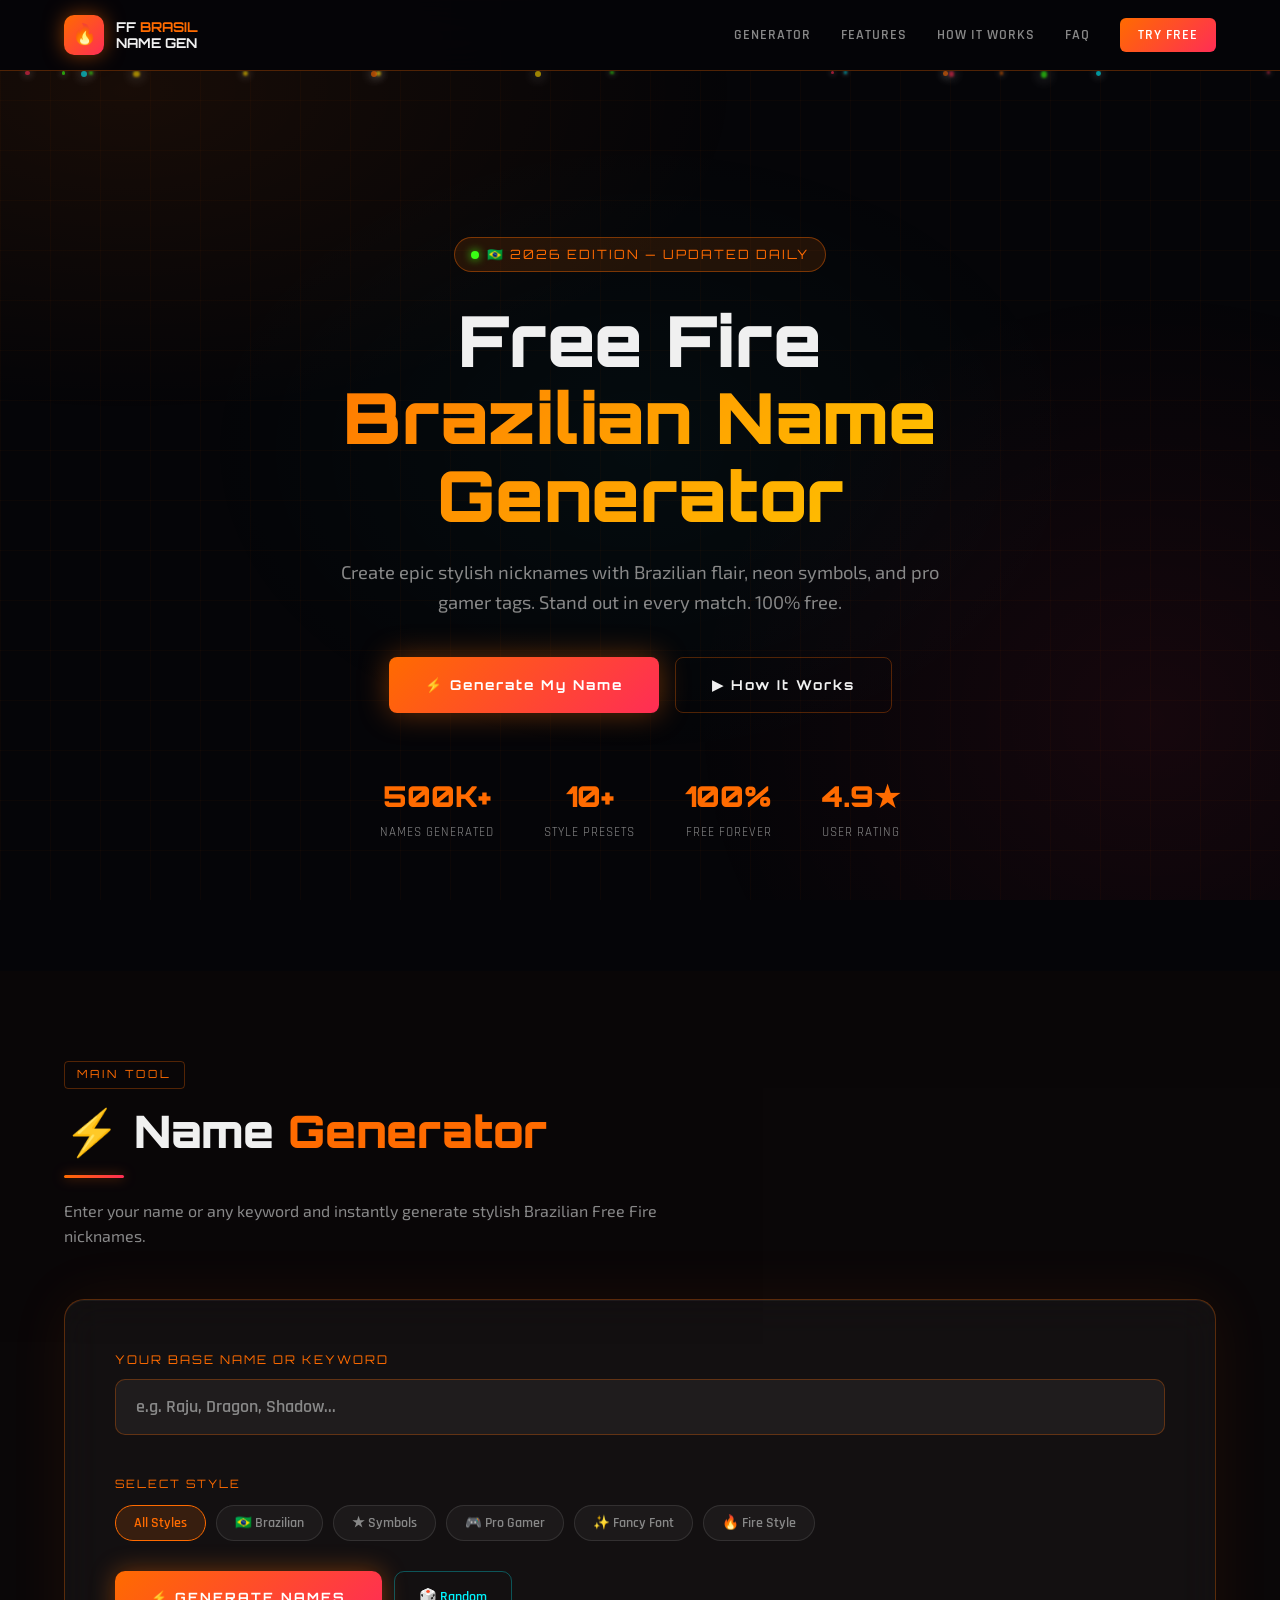
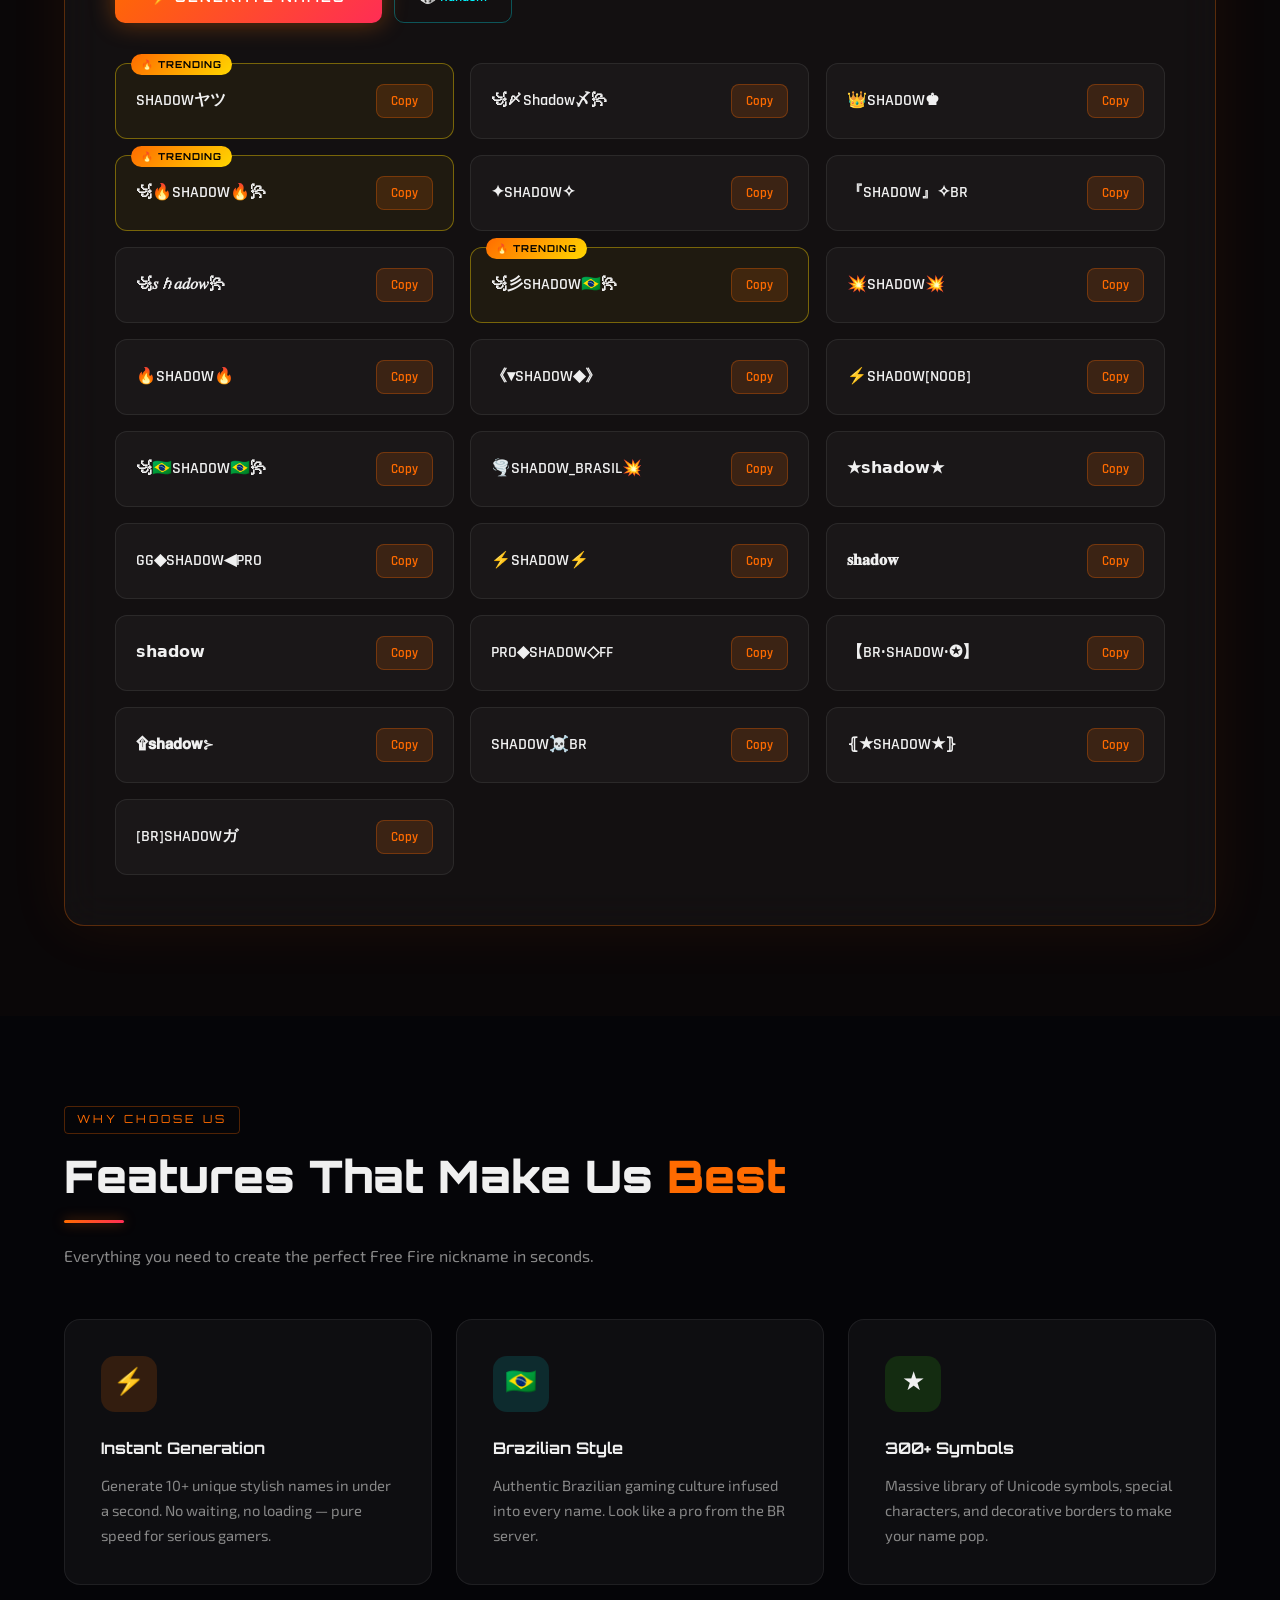
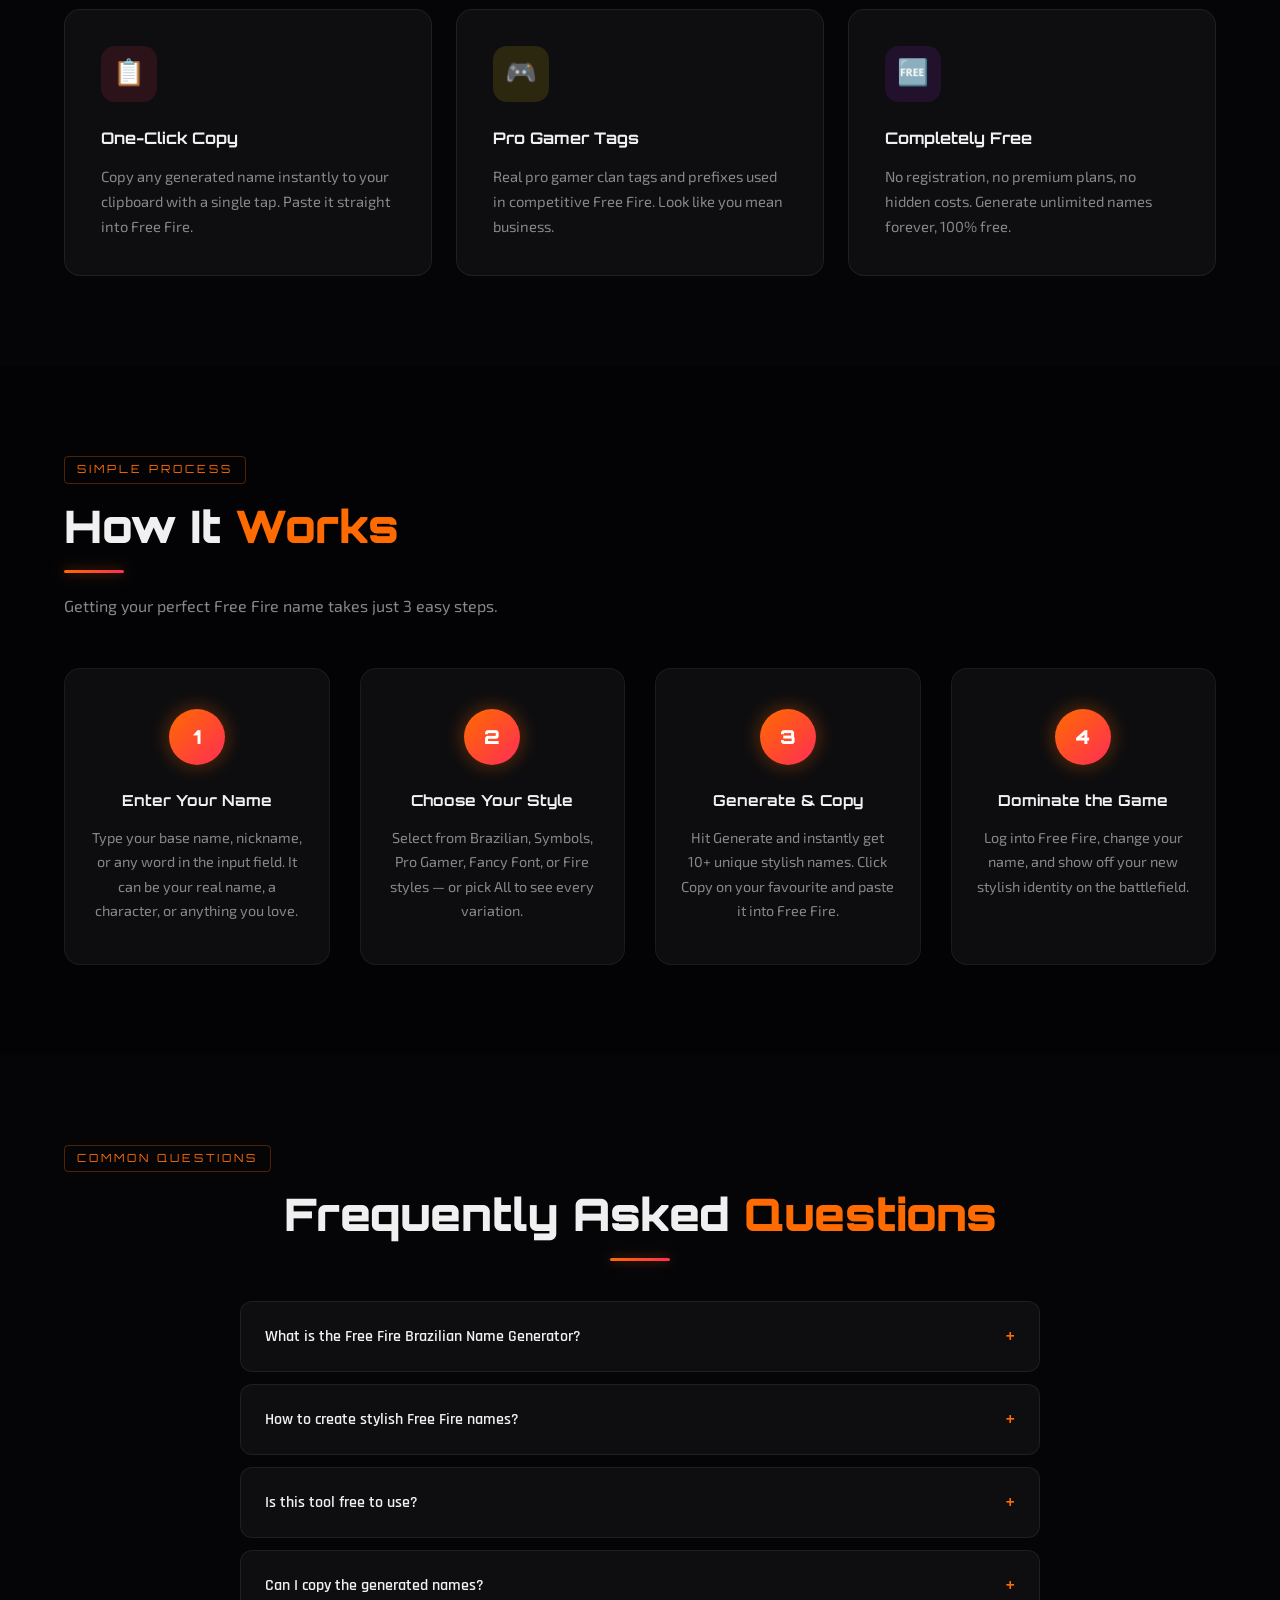
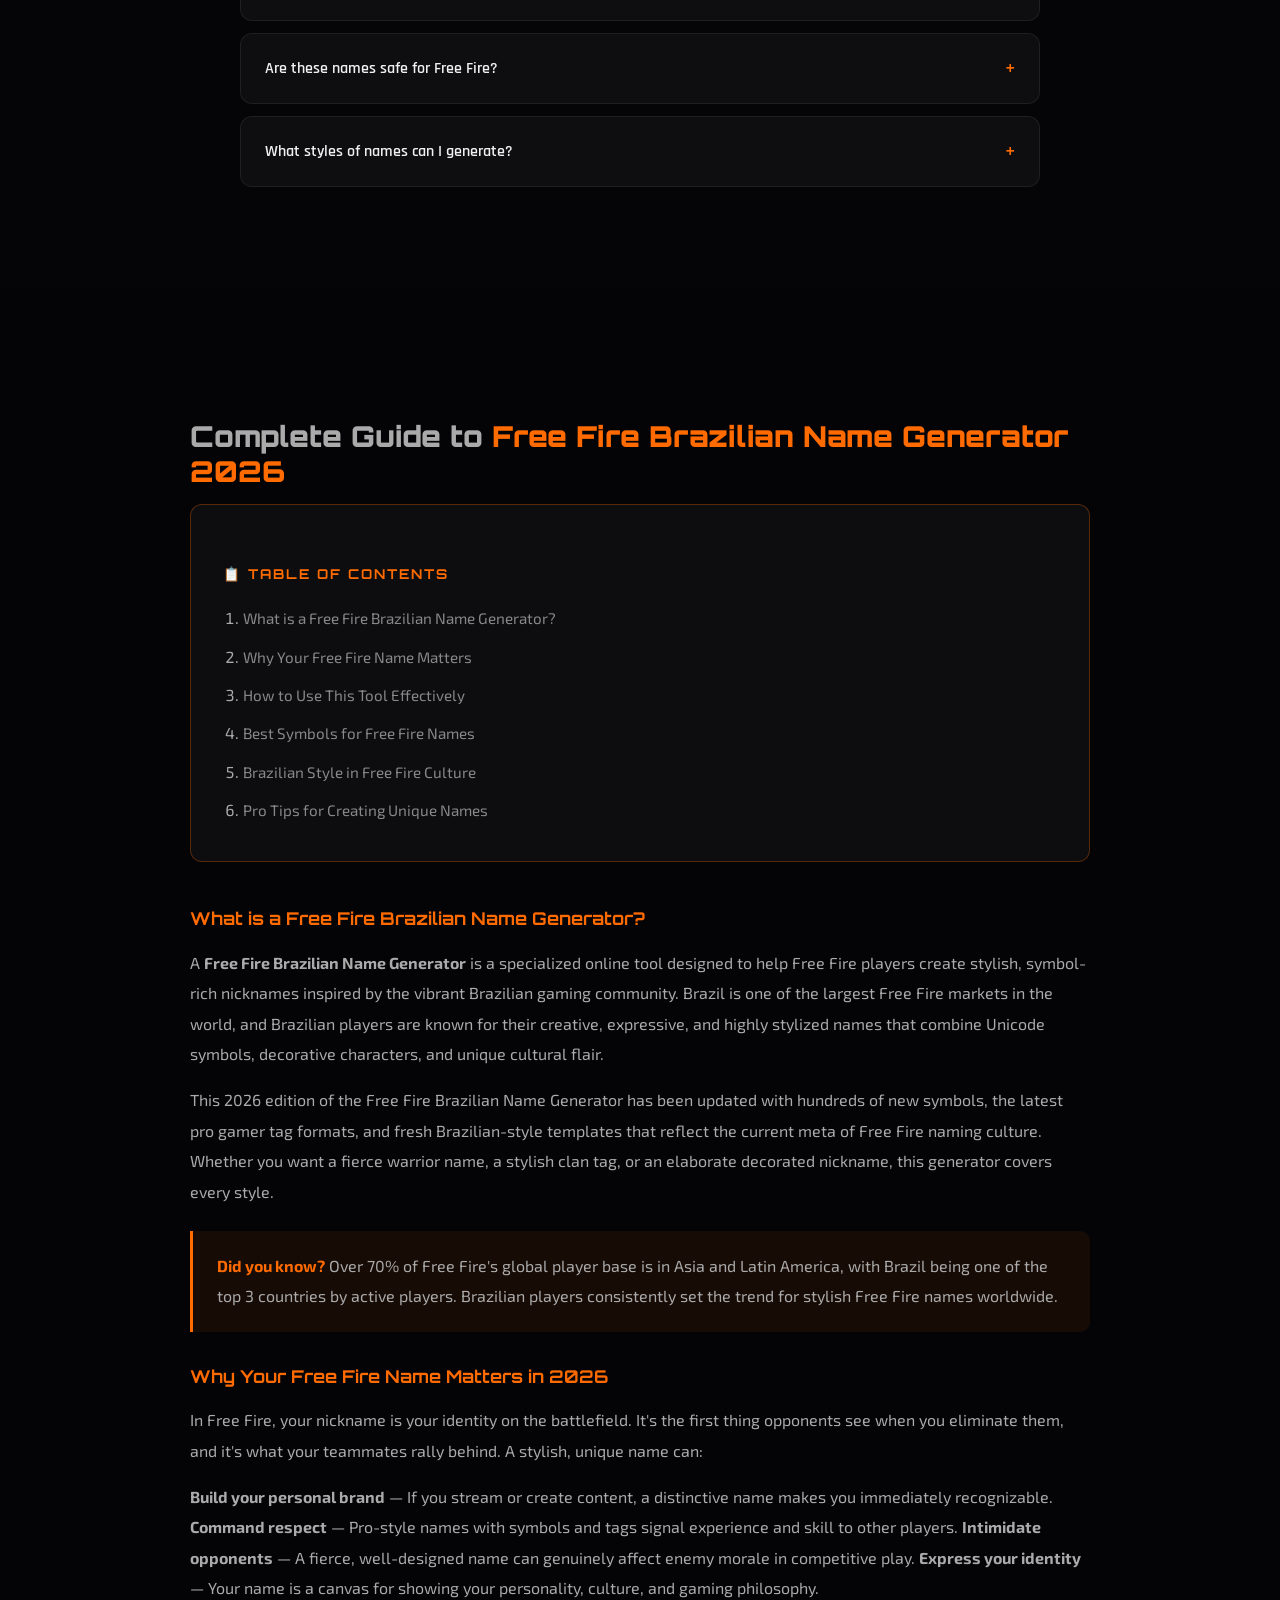
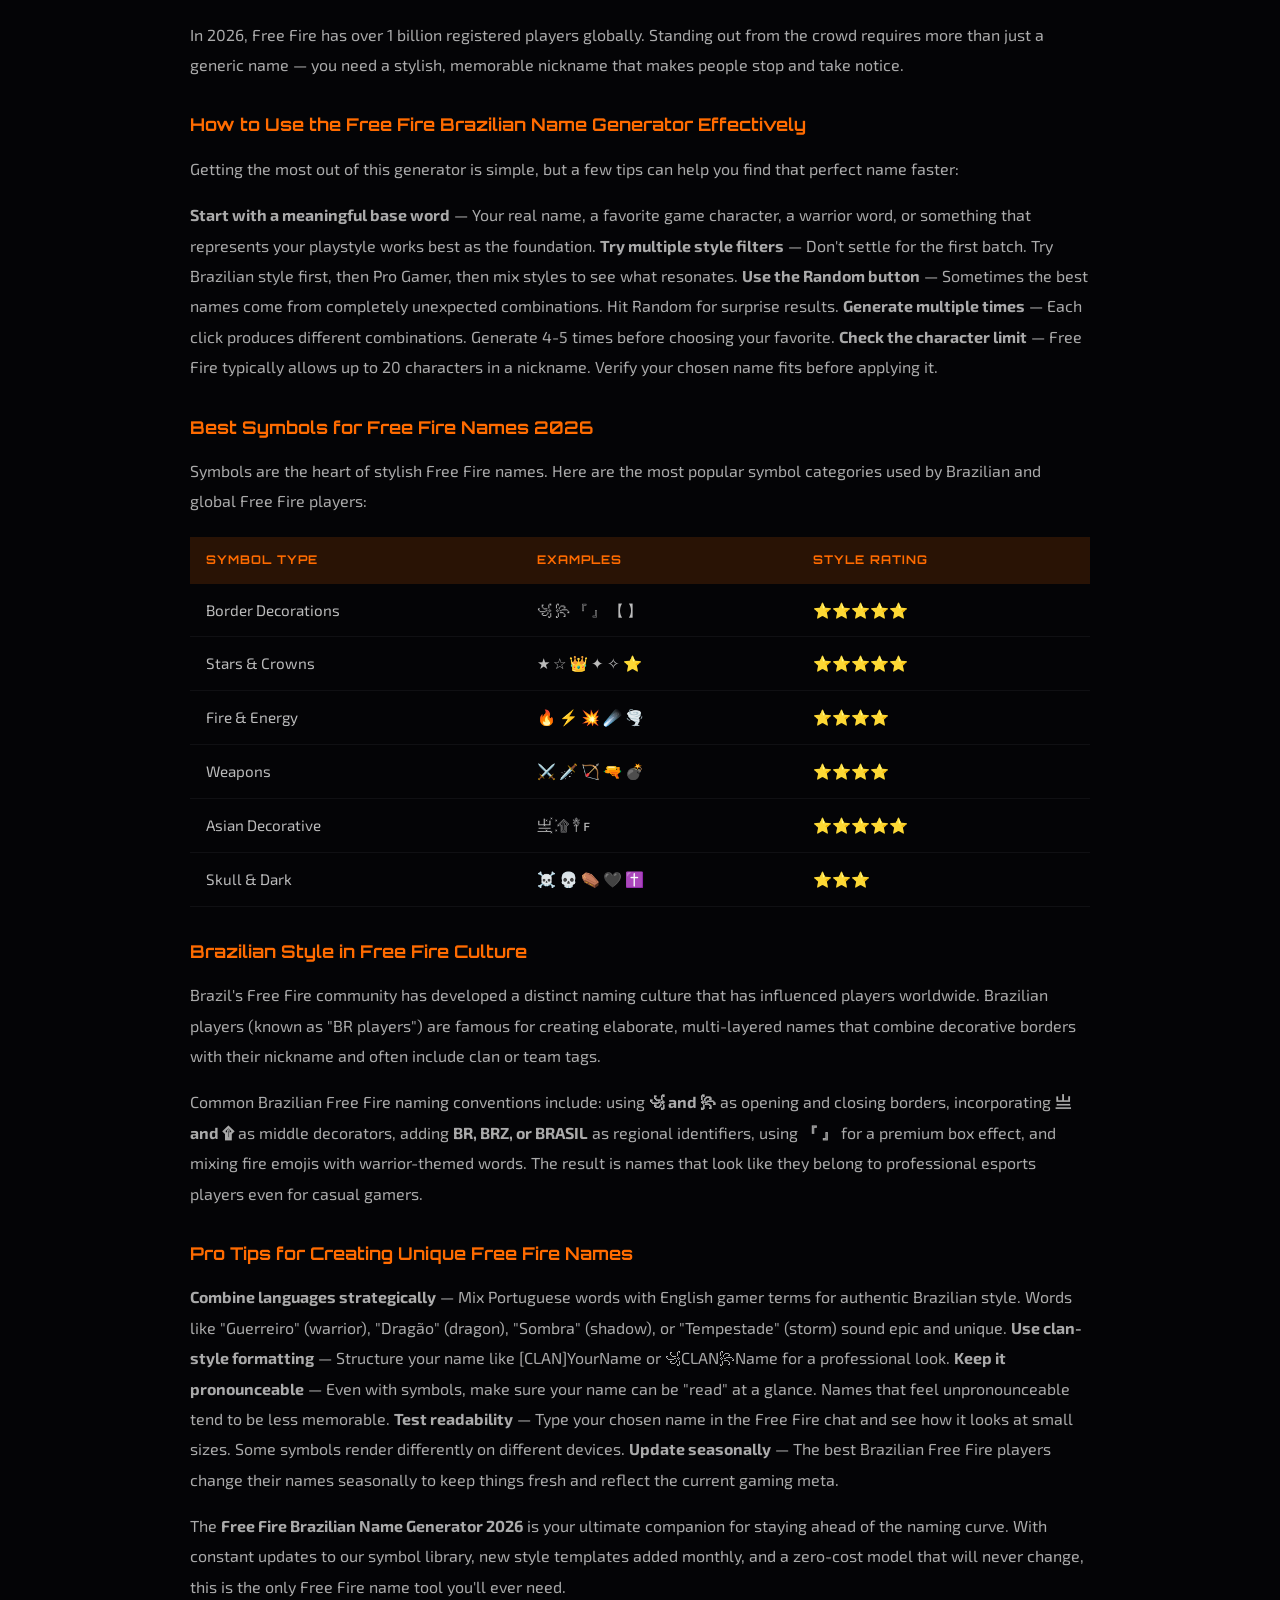
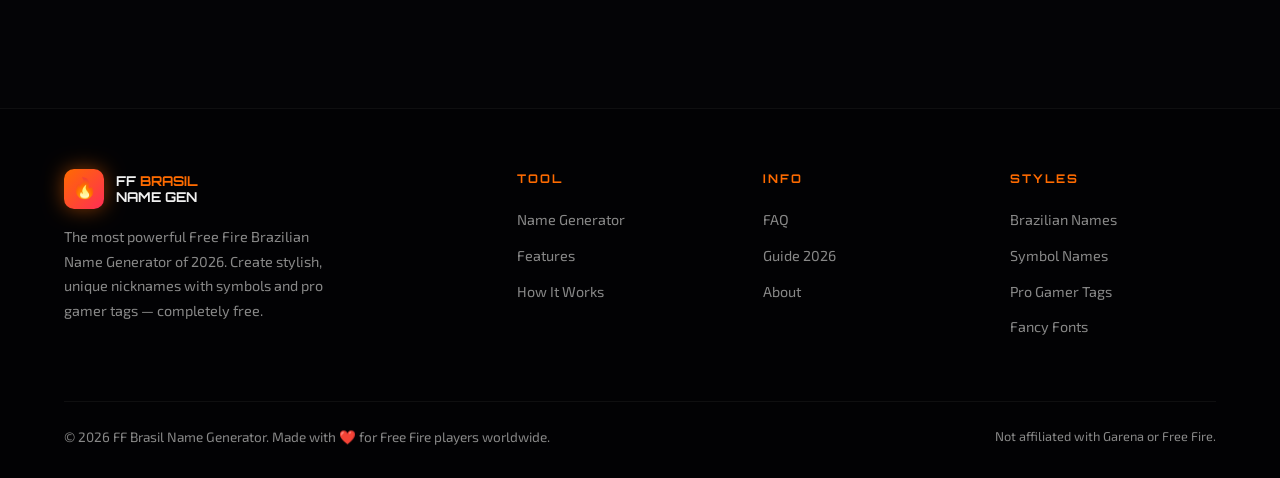
<file: index (2) (2).html>
<!DOCTYPE html>
<html lang="en">
<head>
<meta charset="UTF-8">
<meta name="viewport" content="width=device-width, initial-scale=1.0">
<title>Free Fire Brazilian Name Generator 2026 | Stylish FF Names & Symbols</title>
<meta name="description" content="Generate stylish Free Fire Brazilian names with symbols, fancy fonts, and pro gamer tags. Best Free Fire Brazilian Name Generator 2026 - 100% Free, Instant Copy!">
<meta name="keywords" content="Free Fire Brazilian Name Generator, Free Fire name generator 2026, stylish FF names, Free Fire nicknames, Brazilian FF names, FF name with symbols">
<meta name="robots" content="index, follow">
<link rel="canonical" href="https://trustedbyraju.github.io/Free-Fire-Brazilian-Name-Generator">
<meta property="og:title" content="Free Fire Brazilian Name Generator 2026">
<meta property="og:description" content="Generate stylish Brazilian-style Free Fire nicknames with symbols, fonts, and pro gamer styles. 100% Free!">
<meta property="og:url" content="https://trustedbyraju.github.io/Free-Fire-Brazilian-Name-Generator">
<meta property="og:type" content="website">
<meta name="twitter:card" content="summary_large_image">
<meta name="twitter:title" content="Free Fire Brazilian Name Generator 2026">
<meta name="twitter:description" content="Generate stylish Brazilian-style Free Fire nicknames instantly. Free tool!">
<link rel="preconnect" href="https://fonts.googleapis.com">
<link rel="preconnect" href="https://fonts.gstatic.com" crossorigin>
<link href="https://fonts.googleapis.com/css2?family=Orbitron:wght@400;700;900&family=Rajdhani:wght@400;500;600;700&family=Exo+2:wght@300;400;600;800&display=swap" rel="stylesheet">

<script type="application/ld+json">
{
  "@context": "https://schema.org",
  "@graph": [
    {
      "@type": "SoftwareApplication",
      "name": "Free Fire Brazilian Name Generator",
      "url": "https://trustedbyraju.github.io/Free-Fire-Brazilian-Name-Generator",
      "applicationCategory": "GameApplication",
      "operatingSystem": "Web",
      "description": "Generate stylish Brazilian-style Free Fire nicknames with symbols, fancy fonts, and pro gamer tags. 100% free online tool.",
      "offers": { "@type": "Offer", "price": "0", "priceCurrency": "USD" },
      "aggregateRating": { "@type": "AggregateRating", "ratingValue": "4.9", "reviewCount": "2847" }
    },
    {
      "@type": "WebSite",
      "name": "Free Fire Brazilian Name Generator",
      "url": "https://trustedbyraju.github.io/Free-Fire-Brazilian-Name-Generator",
      "potentialAction": { "@type": "SearchAction", "target": "https://trustedbyraju.github.io/Free-Fire-Brazilian-Name-Generator?q={search_term_string}", "query-input": "required name=search_term_string" }
    },
    {
      "@type": "Article",
      "headline": "Free Fire Brazilian Name Generator 2026 - Best Stylish FF Names",
      "description": "Complete guide to generating stylish Free Fire Brazilian names with symbols and pro gamer tags.",
      "url": "https://trustedbyraju.github.io/Free-Fire-Brazilian-Name-Generator",
      "datePublished": "2026-01-01",
      "dateModified": "2026-04-18",
      "author": { "@type": "Organization", "name": "TrustedByRaju" }
    },
    {
      "@type": "FAQPage",
      "mainEntity": [
        {
          "@type": "Question",
          "name": "What is Free Fire Brazilian Name Generator?",
          "acceptedAnswer": { "@type": "Answer", "text": "The Free Fire Brazilian Name Generator is a free online tool that creates stylish, symbol-rich nicknames inspired by Brazilian Free Fire gaming culture. It generates unique names with special characters, fancy fonts, and pro gamer tags instantly." }
        },
        {
          "@type": "Question",
          "name": "How to create stylish Free Fire names?",
          "acceptedAnswer": { "@type": "Answer", "text": "Simply enter your base name or keyword in the input field and click Generate. Our tool will instantly produce 10+ stylish variations with Brazilian-style symbols, decorative borders, and pro gamer tags that you can use in Free Fire." }
        },
        {
          "@type": "Question",
          "name": "Is this tool free to use?",
          "acceptedAnswer": { "@type": "Answer", "text": "Yes! The Free Fire Brazilian Name Generator is 100% free to use. No registration, no subscription, no hidden charges. Generate unlimited names anytime." }
        },
        {
          "@type": "Question",
          "name": "Can I copy generated names?",
          "acceptedAnswer": { "@type": "Answer", "text": "Absolutely! Every generated name has a one-click Copy button. Click it and the name is instantly copied to your clipboard, ready to paste into Free Fire." }
        },
        {
          "@type": "Question",
          "name": "Are these names safe for Free Fire?",
          "acceptedAnswer": { "@type": "Answer", "text": "Yes, all generated names use standard Unicode characters and symbols that are supported by Free Fire's name system. However, always check Free Fire's current character limit and name-change policies before applying." }
        }
      ]
    }
  ]
}
</script>

<style>
  :root {
    --neon-orange: #FF6B00;
    --neon-yellow: #FFD700;
    --neon-red: #FF2D55;
    --neon-cyan: #00F5FF;
    --neon-green: #39FF14;
    --bg-dark: #050508;
    --bg-card: rgba(255,255,255,0.04);
    --bg-glass: rgba(255,107,0,0.08);
    --border-glow: rgba(255,107,0,0.3);
    --text-primary: #F0F0F0;
    --text-muted: #888;
    --font-display: 'Orbitron', monospace;
    --font-body: 'Rajdhani', sans-serif;
    --font-content: 'Exo 2', sans-serif;
  }

  *, *::before, *::after { box-sizing: border-box; margin: 0; padding: 0; }

  html { scroll-behavior: smooth; }

  body {
    background: var(--bg-dark);
    color: var(--text-primary);
    font-family: var(--font-body);
    font-size: 16px;
    line-height: 1.6;
    overflow-x: hidden;
  }

  /* Animated background */
  body::before {
    content: '';
    position: fixed;
    inset: 0;
    background:
      radial-gradient(ellipse 80% 60% at 10% 10%, rgba(255,107,0,0.08) 0%, transparent 60%),
      radial-gradient(ellipse 60% 80% at 90% 80%, rgba(255,45,85,0.07) 0%, transparent 60%),
      radial-gradient(ellipse 50% 50% at 50% 50%, rgba(0,245,255,0.03) 0%, transparent 70%);
    pointer-events: none;
    z-index: 0;
  }

  /* Grid overlay */
  body::after {
    content: '';
    position: fixed;
    inset: 0;
    background-image:
      linear-gradient(rgba(255,107,0,0.03) 1px, transparent 1px),
      linear-gradient(90deg, rgba(255,107,0,0.03) 1px, transparent 1px);
    background-size: 50px 50px;
    pointer-events: none;
    z-index: 0;
  }

  * { position: relative; z-index: 1; }

  /* ===== HEADER ===== */
  header {
    position: sticky;
    top: 0;
    z-index: 1000;
    background: rgba(5,5,8,0.92);
    backdrop-filter: blur(20px);
    border-bottom: 1px solid var(--border-glow);
    padding: 0 5%;
  }

  nav {
    display: flex;
    align-items: center;
    justify-content: space-between;
    height: 70px;
    max-width: 1200px;
    margin: 0 auto;
  }

  .logo {
    display: flex;
    align-items: center;
    gap: 12px;
    text-decoration: none;
  }

  .logo-icon {
    width: 40px;
    height: 40px;
    background: linear-gradient(135deg, var(--neon-orange), var(--neon-red));
    border-radius: 10px;
    display: flex;
    align-items: center;
    justify-content: center;
    font-size: 20px;
    box-shadow: 0 0 20px rgba(255,107,0,0.5);
    animation: pulse-logo 2s infinite;
  }

  @keyframes pulse-logo {
    0%, 100% { box-shadow: 0 0 20px rgba(255,107,0,0.5); }
    50% { box-shadow: 0 0 35px rgba(255,107,0,0.8), 0 0 60px rgba(255,107,0,0.3); }
  }

  .logo-text {
    font-family: var(--font-display);
    font-size: 0.85rem;
    font-weight: 700;
    color: var(--text-primary);
    line-height: 1.2;
  }

  .logo-text span { color: var(--neon-orange); }

  nav ul {
    display: flex;
    gap: 30px;
    list-style: none;
  }

  nav ul a {
    text-decoration: none;
    color: var(--text-muted);
    font-family: var(--font-body);
    font-size: 0.9rem;
    font-weight: 600;
    letter-spacing: 1px;
    text-transform: uppercase;
    transition: color 0.3s;
  }

  nav ul a:hover { color: var(--neon-orange); }

  .nav-cta {
    background: linear-gradient(135deg, var(--neon-orange), var(--neon-red));
    color: white !important;
    padding: 8px 18px;
    border-radius: 6px;
    transition: box-shadow 0.3s !important;
  }

  .nav-cta:hover {
    box-shadow: 0 0 20px rgba(255,107,0,0.6) !important;
    color: white !important;
  }

  .hamburger { display: none; cursor: pointer; flex-direction: column; gap: 5px; }
  .hamburger span { width: 25px; height: 2px; background: var(--neon-orange); border-radius: 2px; transition: 0.3s; }

  /* ===== HERO ===== */
  #hero {
    min-height: 100vh;
    display: flex;
    align-items: center;
    justify-content: center;
    text-align: center;
    padding: 100px 5% 60px;
    overflow: hidden;
  }

  .hero-inner { max-width: 900px; }

  .hero-badge {
    display: inline-flex;
    align-items: center;
    gap: 8px;
    background: rgba(255,107,0,0.12);
    border: 1px solid rgba(255,107,0,0.4);
    padding: 6px 16px;
    border-radius: 100px;
    font-size: 0.8rem;
    font-family: var(--font-display);
    color: var(--neon-orange);
    letter-spacing: 2px;
    margin-bottom: 30px;
    animation: fadeInDown 0.8s ease both;
  }

  .hero-badge::before {
    content: '';
    width: 8px; height: 8px;
    background: var(--neon-green);
    border-radius: 50%;
    box-shadow: 0 0 10px var(--neon-green);
    animation: blink 1.5s infinite;
  }

  @keyframes blink { 0%,100%{opacity:1} 50%{opacity:0.3} }

  h1 {
    font-family: var(--font-display);
    font-size: clamp(2.2rem, 5.5vw, 4.5rem);
    font-weight: 900;
    line-height: 1.1;
    margin-bottom: 24px;
    animation: fadeInUp 0.8s ease 0.2s both;
  }

  h1 .highlight {
    background: linear-gradient(135deg, var(--neon-orange), var(--neon-yellow));
    -webkit-background-clip: text;
    -webkit-text-fill-color: transparent;
    background-clip: text;
    display: block;
  }

  .hero-sub {
    font-family: var(--font-content);
    font-size: 1.15rem;
    color: var(--text-muted);
    max-width: 600px;
    margin: 0 auto 40px;
    animation: fadeInUp 0.8s ease 0.4s both;
  }

  .hero-buttons {
    display: flex;
    gap: 16px;
    justify-content: center;
    flex-wrap: wrap;
    animation: fadeInUp 0.8s ease 0.6s both;
  }

  .btn-primary {
    display: inline-flex;
    align-items: center;
    gap: 10px;
    background: linear-gradient(135deg, var(--neon-orange) 0%, var(--neon-red) 100%);
    color: white;
    text-decoration: none;
    padding: 16px 36px;
    border-radius: 8px;
    font-family: var(--font-display);
    font-size: 0.85rem;
    font-weight: 700;
    letter-spacing: 2px;
    border: none;
    cursor: pointer;
    transition: all 0.3s;
    box-shadow: 0 0 30px rgba(255,107,0,0.4);
  }

  .btn-primary:hover {
    transform: translateY(-3px);
    box-shadow: 0 0 50px rgba(255,107,0,0.7), 0 10px 30px rgba(0,0,0,0.3);
  }

  .btn-secondary {
    display: inline-flex;
    align-items: center;
    gap: 10px;
    background: transparent;
    color: var(--text-primary);
    text-decoration: none;
    padding: 16px 36px;
    border-radius: 8px;
    font-family: var(--font-display);
    font-size: 0.85rem;
    font-weight: 700;
    letter-spacing: 2px;
    border: 1px solid var(--border-glow);
    cursor: pointer;
    transition: all 0.3s;
  }

  .btn-secondary:hover {
    border-color: var(--neon-orange);
    color: var(--neon-orange);
    background: rgba(255,107,0,0.08);
  }

  .hero-stats {
    display: flex;
    justify-content: center;
    gap: 50px;
    margin-top: 60px;
    animation: fadeInUp 0.8s ease 0.8s both;
  }

  .stat { text-align: center; }
  .stat-num {
    font-family: var(--font-display);
    font-size: 1.8rem;
    font-weight: 900;
    color: var(--neon-orange);
    display: block;
  }
  .stat-label {
    font-size: 0.8rem;
    color: var(--text-muted);
    letter-spacing: 1px;
    text-transform: uppercase;
  }

  /* Floating particles */
  .particles {
    position: absolute;
    inset: 0;
    pointer-events: none;
    overflow: hidden;
  }

  .particle {
    position: absolute;
    border-radius: 50%;
    animation: float linear infinite;
    opacity: 0.6;
  }

  @keyframes float {
    0% { transform: translateY(100vh) rotate(0deg); opacity: 0; }
    10% { opacity: 0.6; }
    90% { opacity: 0.6; }
    100% { transform: translateY(-100px) rotate(720deg); opacity: 0; }
  }

  @keyframes fadeInDown { from{opacity:0;transform:translateY(-20px)} to{opacity:1;transform:translateY(0)} }
  @keyframes fadeInUp { from{opacity:0;transform:translateY(30px)} to{opacity:1;transform:translateY(0)} }

  /* ===== SECTIONS ===== */
  section { padding: 90px 5%; }
  .container { max-width: 1200px; margin: 0 auto; }

  .section-label {
    display: inline-block;
    font-family: var(--font-display);
    font-size: 0.7rem;
    letter-spacing: 3px;
    text-transform: uppercase;
    color: var(--neon-orange);
    margin-bottom: 16px;
    padding: 4px 12px;
    border: 1px solid rgba(255,107,0,0.3);
    border-radius: 4px;
  }

  h2 {
    font-family: var(--font-display);
    font-size: clamp(1.8rem, 3.5vw, 2.8rem);
    font-weight: 900;
    margin-bottom: 16px;
    line-height: 1.2;
  }

  h2 .accent { color: var(--neon-orange); }

  .section-desc {
    font-family: var(--font-content);
    color: var(--text-muted);
    font-size: 1rem;
    max-width: 600px;
    margin-bottom: 50px;
  }

  /* Divider line */
  .divider {
    width: 60px;
    height: 3px;
    background: linear-gradient(90deg, var(--neon-orange), var(--neon-red));
    border-radius: 3px;
    margin: 16px 0 20px;
    box-shadow: 0 0 12px rgba(255,107,0,0.5);
  }

  /* ===== GENERATOR ===== */
  #generator { background: rgba(255,107,0,0.02); }

  .generator-card {
    background: var(--bg-card);
    border: 1px solid var(--border-glow);
    border-radius: 20px;
    padding: 50px;
    backdrop-filter: blur(20px);
    box-shadow: 0 0 60px rgba(255,107,0,0.08), inset 0 1px 0 rgba(255,255,255,0.05);
  }

  .generator-top {
    display: flex;
    align-items: center;
    gap: 30px;
    margin-bottom: 40px;
    flex-wrap: wrap;
  }

  .input-group { flex: 1; min-width: 260px; }
  .input-group label {
    display: block;
    font-family: var(--font-display);
    font-size: 0.75rem;
    letter-spacing: 2px;
    color: var(--neon-orange);
    margin-bottom: 10px;
    text-transform: uppercase;
  }

  .input-group input {
    width: 100%;
    background: rgba(255,255,255,0.05);
    border: 1px solid var(--border-glow);
    border-radius: 10px;
    padding: 16px 20px;
    color: var(--text-primary);
    font-family: var(--font-body);
    font-size: 1.1rem;
    font-weight: 600;
    outline: none;
    transition: all 0.3s;
  }

  .input-group input:focus {
    border-color: var(--neon-orange);
    box-shadow: 0 0 20px rgba(255,107,0,0.2);
    background: rgba(255,107,0,0.06);
  }

  .input-group input::placeholder { color: var(--text-muted); }

  .style-selector {
    display: flex;
    gap: 10px;
    flex-wrap: wrap;
    margin-bottom: 30px;
  }

  .style-btn {
    background: rgba(255,255,255,0.04);
    border: 1px solid rgba(255,255,255,0.1);
    color: var(--text-muted);
    padding: 8px 18px;
    border-radius: 100px;
    font-family: var(--font-body);
    font-size: 0.85rem;
    font-weight: 600;
    cursor: pointer;
    transition: all 0.3s;
  }

  .style-btn.active, .style-btn:hover {
    background: rgba(255,107,0,0.15);
    border-color: var(--neon-orange);
    color: var(--neon-orange);
  }

  .gen-actions {
    display: flex;
    gap: 12px;
    flex-wrap: wrap;
  }

  .btn-generate {
    display: inline-flex;
    align-items: center;
    gap: 10px;
    background: linear-gradient(135deg, var(--neon-orange), var(--neon-red));
    color: white;
    padding: 16px 36px;
    border-radius: 10px;
    font-family: var(--font-display);
    font-size: 0.8rem;
    font-weight: 700;
    letter-spacing: 2px;
    border: none;
    cursor: pointer;
    transition: all 0.3s;
    box-shadow: 0 0 25px rgba(255,107,0,0.4);
  }

  .btn-generate:hover {
    transform: translateY(-2px);
    box-shadow: 0 0 40px rgba(255,107,0,0.7);
  }

  .btn-generate:active { transform: scale(0.97); }

  .btn-random {
    display: inline-flex;
    align-items: center;
    gap: 8px;
    background: transparent;
    color: var(--neon-cyan);
    padding: 16px 24px;
    border-radius: 10px;
    font-family: var(--font-body);
    font-size: 0.9rem;
    font-weight: 600;
    border: 1px solid rgba(0,245,255,0.3);
    cursor: pointer;
    transition: all 0.3s;
  }

  .btn-random:hover {
    background: rgba(0,245,255,0.08);
    border-color: var(--neon-cyan);
    box-shadow: 0 0 20px rgba(0,245,255,0.2);
  }

  .results-grid {
    display: grid;
    grid-template-columns: repeat(auto-fill, minmax(280px, 1fr));
    gap: 16px;
    margin-top: 40px;
    min-height: 100px;
  }

  .name-card {
    background: rgba(255,255,255,0.03);
    border: 1px solid rgba(255,255,255,0.08);
    border-radius: 12px;
    padding: 20px;
    display: flex;
    align-items: center;
    justify-content: space-between;
    gap: 12px;
    transition: all 0.3s;
    animation: cardIn 0.4s ease both;
  }

  @keyframes cardIn {
    from { opacity: 0; transform: translateY(15px) scale(0.97); }
    to { opacity: 1; transform: translateY(0) scale(1); }
  }

  .name-card:hover {
    border-color: rgba(255,107,0,0.4);
    background: rgba(255,107,0,0.06);
    transform: translateY(-2px);
    box-shadow: 0 8px 25px rgba(0,0,0,0.3);
  }

  .name-card.trending {
    border-color: rgba(255,215,0,0.4);
    background: rgba(255,215,0,0.05);
  }

  .name-card.trending::before {
    content: '🔥 TRENDING';
    position: absolute;
    top: -10px;
    left: 15px;
    background: linear-gradient(135deg, var(--neon-orange), var(--neon-yellow));
    color: #000;
    font-family: var(--font-display);
    font-size: 0.6rem;
    font-weight: 700;
    padding: 3px 10px;
    border-radius: 100px;
    letter-spacing: 1px;
  }

  .name-text {
    font-family: var(--font-body);
    font-size: 1rem;
    font-weight: 600;
    color: var(--text-primary);
    word-break: break-all;
    flex: 1;
    line-height: 1.4;
  }

  .copy-btn {
    background: rgba(255,107,0,0.15);
    border: 1px solid rgba(255,107,0,0.3);
    color: var(--neon-orange);
    padding: 8px 14px;
    border-radius: 8px;
    font-family: var(--font-body);
    font-size: 0.8rem;
    font-weight: 600;
    cursor: pointer;
    transition: all 0.3s;
    white-space: nowrap;
    flex-shrink: 0;
  }

  .copy-btn:hover {
    background: var(--neon-orange);
    color: white;
    box-shadow: 0 0 15px rgba(255,107,0,0.5);
  }

  .copy-btn.copied {
    background: var(--neon-green);
    border-color: var(--neon-green);
    color: #000;
  }

  /* ===== TOAST ===== */
  .toast {
    position: fixed;
    bottom: 30px;
    right: 30px;
    background: linear-gradient(135deg, var(--neon-orange), var(--neon-red));
    color: white;
    padding: 14px 24px;
    border-radius: 10px;
    font-family: var(--font-display);
    font-size: 0.8rem;
    font-weight: 700;
    letter-spacing: 1px;
    box-shadow: 0 0 30px rgba(255,107,0,0.5);
    z-index: 9999;
    transform: translateX(200px);
    opacity: 0;
    transition: all 0.4s cubic-bezier(0.175, 0.885, 0.32, 1.275);
  }

  .toast.show { transform: translateX(0); opacity: 1; }

  /* ===== FEATURES ===== */
  #features .features-grid {
    display: grid;
    grid-template-columns: repeat(auto-fit, minmax(280px, 1fr));
    gap: 24px;
  }

  .feature-card {
    background: var(--bg-card);
    border: 1px solid rgba(255,255,255,0.07);
    border-radius: 16px;
    padding: 36px;
    transition: all 0.4s;
    overflow: hidden;
  }

  .feature-card::before {
    content: '';
    position: absolute;
    top: 0; left: 0; right: 0;
    height: 2px;
    background: linear-gradient(90deg, transparent, var(--neon-orange), transparent);
    transform: scaleX(0);
    transition: transform 0.4s;
  }

  .feature-card:hover::before { transform: scaleX(1); }

  .feature-card:hover {
    border-color: rgba(255,107,0,0.3);
    transform: translateY(-6px);
    box-shadow: 0 20px 50px rgba(0,0,0,0.4);
  }

  .feature-icon {
    width: 56px;
    height: 56px;
    border-radius: 14px;
    display: flex;
    align-items: center;
    justify-content: center;
    font-size: 1.6rem;
    margin-bottom: 24px;
  }

  .icon-1 { background: rgba(255,107,0,0.15); }
  .icon-2 { background: rgba(0,245,255,0.12); }
  .icon-3 { background: rgba(57,255,20,0.12); }
  .icon-4 { background: rgba(255,45,85,0.12); }
  .icon-5 { background: rgba(255,215,0,0.12); }
  .icon-6 { background: rgba(160,32,240,0.12); }

  .feature-card h3 {
    font-family: var(--font-display);
    font-size: 1rem;
    font-weight: 700;
    margin-bottom: 12px;
    color: var(--text-primary);
  }

  .feature-card p {
    font-family: var(--font-content);
    color: var(--text-muted);
    font-size: 0.92rem;
    line-height: 1.7;
  }

  /* ===== HOW IT WORKS ===== */
  #how-it-works { background: rgba(0,0,0,0.3); }

  .steps {
    display: grid;
    grid-template-columns: repeat(auto-fit, minmax(220px, 1fr));
    gap: 30px;
    position: relative;
  }

  .step {
    text-align: center;
    padding: 40px 24px;
    background: var(--bg-card);
    border: 1px solid rgba(255,255,255,0.06);
    border-radius: 16px;
    transition: all 0.3s;
  }

  .step:hover {
    border-color: rgba(255,107,0,0.3);
    transform: translateY(-4px);
  }

  .step-num {
    width: 56px;
    height: 56px;
    border-radius: 50%;
    background: linear-gradient(135deg, var(--neon-orange), var(--neon-red));
    display: flex;
    align-items: center;
    justify-content: center;
    font-family: var(--font-display);
    font-size: 1.2rem;
    font-weight: 900;
    color: white;
    margin: 0 auto 24px;
    box-shadow: 0 0 20px rgba(255,107,0,0.4);
  }

  .step h3 {
    font-family: var(--font-display);
    font-size: 0.95rem;
    font-weight: 700;
    margin-bottom: 12px;
  }

  .step p {
    font-family: var(--font-content);
    color: var(--text-muted);
    font-size: 0.9rem;
    line-height: 1.7;
  }

  /* ===== FAQ ===== */
  .faq-list { max-width: 800px; margin: 0 auto; }

  .faq-item {
    background: var(--bg-card);
    border: 1px solid rgba(255,255,255,0.07);
    border-radius: 12px;
    margin-bottom: 12px;
    overflow: hidden;
    transition: border-color 0.3s;
  }

  .faq-item.open { border-color: rgba(255,107,0,0.4); }

  .faq-q {
    width: 100%;
    background: none;
    border: none;
    color: var(--text-primary);
    font-family: var(--font-body);
    font-size: 1rem;
    font-weight: 600;
    text-align: left;
    padding: 22px 24px;
    cursor: pointer;
    display: flex;
    justify-content: space-between;
    align-items: center;
    gap: 16px;
    transition: color 0.3s;
  }

  .faq-item.open .faq-q { color: var(--neon-orange); }

  .faq-arrow {
    font-size: 1.2rem;
    transition: transform 0.3s;
    flex-shrink: 0;
    color: var(--neon-orange);
  }

  .faq-item.open .faq-arrow { transform: rotate(45deg); }

  .faq-a {
    max-height: 0;
    overflow: hidden;
    transition: max-height 0.4s ease, padding 0.3s;
    padding: 0 24px;
  }

  .faq-item.open .faq-a { max-height: 200px; padding: 0 24px 22px; }

  .faq-a p {
    font-family: var(--font-content);
    color: var(--text-muted);
    font-size: 0.95rem;
    line-height: 1.8;
  }

  /* ===== SEO CONTENT ===== */
  #seo-content {
    background: rgba(0,0,0,0.2);
  }

  .seo-inner {
    max-width: 900px;
    margin: 0 auto;
    font-family: var(--font-content);
    color: #aaa;
    line-height: 1.9;
  }

  .seo-inner h2 {
    font-size: 1.8rem;
    margin-bottom: 16px;
    margin-top: 40px;
  }

  .seo-inner h3 {
    font-family: var(--font-display);
    font-size: 1.1rem;
    color: var(--neon-orange);
    margin: 28px 0 12px;
  }

  .seo-inner p { margin-bottom: 16px; }

  .toc {
    background: var(--bg-card);
    border: 1px solid var(--border-glow);
    border-radius: 12px;
    padding: 28px 32px;
    margin-bottom: 40px;
  }

  .toc h3 {
    font-family: var(--font-display);
    font-size: 0.85rem;
    letter-spacing: 2px;
    color: var(--neon-orange);
    margin-bottom: 16px;
    text-transform: uppercase;
  }

  .toc ol { padding-left: 20px; }
  .toc li { margin-bottom: 8px; }
  .toc a {
    color: var(--text-muted);
    text-decoration: none;
    font-size: 0.95rem;
    transition: color 0.3s;
  }
  .toc a:hover { color: var(--neon-orange); }

  .highlight-box {
    background: rgba(255,107,0,0.08);
    border-left: 3px solid var(--neon-orange);
    border-radius: 0 10px 10px 0;
    padding: 20px 24px;
    margin: 24px 0;
  }

  .symbol-table {
    width: 100%;
    border-collapse: collapse;
    margin: 20px 0;
    font-size: 0.95rem;
  }

  .symbol-table th {
    background: rgba(255,107,0,0.15);
    color: var(--neon-orange);
    font-family: var(--font-display);
    font-size: 0.75rem;
    letter-spacing: 1px;
    padding: 12px 16px;
    text-align: left;
    text-transform: uppercase;
  }

  .symbol-table td {
    padding: 12px 16px;
    border-bottom: 1px solid rgba(255,255,255,0.05);
    color: #bbb;
  }

  .symbol-table tr:hover td { background: rgba(255,107,0,0.04); }

  /* ===== FOOTER ===== */
  footer {
    background: rgba(0,0,0,0.5);
    border-top: 1px solid rgba(255,255,255,0.05);
    padding: 60px 5% 30px;
  }

  .footer-grid {
    display: grid;
    grid-template-columns: 2fr 1fr 1fr 1fr;
    gap: 40px;
    max-width: 1200px;
    margin: 0 auto 50px;
  }

  .footer-brand p {
    font-family: var(--font-content);
    color: var(--text-muted);
    font-size: 0.9rem;
    margin-top: 16px;
    line-height: 1.7;
    max-width: 280px;
  }

  .footer-col h4 {
    font-family: var(--font-display);
    font-size: 0.75rem;
    letter-spacing: 2px;
    text-transform: uppercase;
    color: var(--neon-orange);
    margin-bottom: 20px;
  }

  .footer-col ul { list-style: none; }
  .footer-col ul li { margin-bottom: 10px; }
  .footer-col ul a {
    color: var(--text-muted);
    text-decoration: none;
    font-family: var(--font-content);
    font-size: 0.9rem;
    transition: color 0.3s;
  }
  .footer-col ul a:hover { color: var(--neon-orange); }

  .footer-bottom {
    max-width: 1200px;
    margin: 0 auto;
    padding-top: 24px;
    border-top: 1px solid rgba(255,255,255,0.05);
    display: flex;
    justify-content: space-between;
    align-items: center;
    flex-wrap: gap;
    gap: 16px;
  }

  .footer-bottom p {
    font-family: var(--font-content);
    color: var(--text-muted);
    font-size: 0.85rem;
  }

  .footer-bottom p span { color: var(--neon-orange); }

  /* ===== SCROLL REVEAL ===== */
  .reveal {
    opacity: 0;
    transform: translateY(30px);
    transition: all 0.7s cubic-bezier(0.16, 1, 0.3, 1);
  }
  .reveal.visible { opacity: 1; transform: translateY(0); }

  /* ===== RESPONSIVE ===== */
  @media (max-width: 768px) {
    nav ul { display: none; }
    nav ul.open {
      display: flex;
      flex-direction: column;
      position: fixed;
      top: 70px;
      left: 0; right: 0;
      background: rgba(5,5,8,0.98);
      padding: 30px 5%;
      border-bottom: 1px solid var(--border-glow);
      gap: 20px;
    }
    .hamburger { display: flex; }

    .generator-card { padding: 28px 22px; }
    .hero-stats { gap: 25px; flex-wrap: wrap; }

    .footer-grid { grid-template-columns: 1fr 1fr; }
    .footer-brand { grid-column: 1 / -1; }

    .style-selector { gap: 8px; }
  }

  @media (max-width: 480px) {
    h1 { font-size: 2rem; }
    .footer-grid { grid-template-columns: 1fr; }
    .results-grid { grid-template-columns: 1fr; }
  }
</style>
</head>
<body>

<!-- HEADER -->
<header>
  <nav>
    <a href="#" class="logo" aria-label="Free Fire Brazilian Name Generator">
      <div class="logo-icon">🔥</div>
      <div class="logo-text">FF <span>BRASIL</span><br>NAME GEN</div>
    </a>
    <ul id="nav-menu">
      <li><a href="#generator">Generator</a></li>
      <li><a href="#features">Features</a></li>
      <li><a href="#how-it-works">How It Works</a></li>
      <li><a href="#faq">FAQ</a></li>
      <li><a href="#generator" class="nav-cta">Try Free</a></li>
    </ul>
    <div class="hamburger" id="hamburger" aria-label="Menu">
      <span></span><span></span><span></span>
    </div>
  </nav>
</header>

<!-- HERO -->
<section id="hero">
  <div class="particles" id="particles"></div>
  <div class="hero-inner">
    <div class="hero-badge">🇧🇷 2026 EDITION — UPDATED DAILY</div>
    <h1>
      Free Fire<br>
      <span class="highlight">Brazilian Name Generator</span>
    </h1>
    <p class="hero-sub">Create epic stylish nicknames with Brazilian flair, neon symbols, and pro gamer tags. Stand out in every match. 100% free.</p>
    <div class="hero-buttons">
      <a href="#generator" class="btn-primary">⚡ Generate My Name</a>
      <a href="#how-it-works" class="btn-secondary">▶ How It Works</a>
    </div>
    <div class="hero-stats">
      <div class="stat"><span class="stat-num">500K+</span><span class="stat-label">Names Generated</span></div>
      <div class="stat"><span class="stat-num">10+</span><span class="stat-label">Style Presets</span></div>
      <div class="stat"><span class="stat-num">100%</span><span class="stat-label">Free Forever</span></div>
      <div class="stat"><span class="stat-num">4.9★</span><span class="stat-label">User Rating</span></div>
    </div>
  </div>
</section>

<!-- GENERATOR -->
<section id="generator">
  <div class="container">
    <div class="section-label">MAIN TOOL</div>
    <h2>⚡ Name <span class="accent">Generator</span></h2>
    <div class="divider"></div>
    <p class="section-desc">Enter your name or any keyword and instantly generate stylish Brazilian Free Fire nicknames.</p>

    <div class="generator-card">
      <div class="generator-top">
        <div class="input-group">
          <label for="name-input">YOUR BASE NAME OR KEYWORD</label>
          <input type="text" id="name-input" placeholder="e.g. Raju, Dragon, Shadow..." maxlength="20" autocomplete="off">
        </div>
      </div>

      <div style="margin-bottom:20px;">
        <label style="font-family:var(--font-display);font-size:0.72rem;letter-spacing:2px;color:var(--neon-orange);display:block;margin-bottom:12px;text-transform:uppercase;">SELECT STYLE</label>
        <div class="style-selector" id="style-selector">
          <button class="style-btn active" data-style="all">All Styles</button>
          <button class="style-btn" data-style="brazilian">🇧🇷 Brazilian</button>
          <button class="style-btn" data-style="symbols">★ Symbols</button>
          <button class="style-btn" data-style="pro">🎮 Pro Gamer</button>
          <button class="style-btn" data-style="fancy">✨ Fancy Font</button>
          <button class="style-btn" data-style="fire">🔥 Fire Style</button>
        </div>
      </div>

      <div class="gen-actions">
        <button class="btn-generate" id="generate-btn">
          ⚡ GENERATE NAMES
        </button>
        <button class="btn-random" id="random-btn">
          🎲 Random
        </button>
      </div>

      <div class="results-grid" id="results-grid"></div>
    </div>
  </div>
</section>

<!-- FEATURES -->
<section id="features">
  <div class="container">
    <div class="section-label reveal">WHY CHOOSE US</div>
    <h2 class="reveal">Features That Make Us <span class="accent">Best</span></h2>
    <div class="divider reveal"></div>
    <p class="section-desc reveal">Everything you need to create the perfect Free Fire nickname in seconds.</p>
    <div class="features-grid">
      <div class="feature-card reveal">
        <div class="feature-icon icon-1">⚡</div>
        <h3>Instant Generation</h3>
        <p>Generate 10+ unique stylish names in under a second. No waiting, no loading — pure speed for serious gamers.</p>
      </div>
      <div class="feature-card reveal">
        <div class="feature-icon icon-2">🇧🇷</div>
        <h3>Brazilian Style</h3>
        <p>Authentic Brazilian gaming culture infused into every name. Look like a pro from the BR server.</p>
      </div>
      <div class="feature-card reveal">
        <div class="feature-icon icon-3">★</div>
        <h3>300+ Symbols</h3>
        <p>Massive library of Unicode symbols, special characters, and decorative borders to make your name pop.</p>
      </div>
      <div class="feature-card reveal">
        <div class="feature-icon icon-4">📋</div>
        <h3>One-Click Copy</h3>
        <p>Copy any generated name instantly to your clipboard with a single tap. Paste it straight into Free Fire.</p>
      </div>
      <div class="feature-card reveal">
        <div class="feature-icon icon-5">🎮</div>
        <h3>Pro Gamer Tags</h3>
        <p>Real pro gamer clan tags and prefixes used in competitive Free Fire. Look like you mean business.</p>
      </div>
      <div class="feature-card reveal">
        <div class="feature-icon icon-6">🆓</div>
        <h3>Completely Free</h3>
        <p>No registration, no premium plans, no hidden costs. Generate unlimited names forever, 100% free.</p>
      </div>
    </div>
  </div>
</section>

<!-- HOW IT WORKS -->
<section id="how-it-works">
  <div class="container">
    <div class="section-label reveal">SIMPLE PROCESS</div>
    <h2 class="reveal">How It <span class="accent">Works</span></h2>
    <div class="divider reveal"></div>
    <p class="section-desc reveal">Getting your perfect Free Fire name takes just 3 easy steps.</p>
    <div class="steps">
      <div class="step reveal">
        <div class="step-num">1</div>
        <h3>Enter Your Name</h3>
        <p>Type your base name, nickname, or any word in the input field. It can be your real name, a character, or anything you love.</p>
      </div>
      <div class="step reveal">
        <div class="step-num">2</div>
        <h3>Choose Your Style</h3>
        <p>Select from Brazilian, Symbols, Pro Gamer, Fancy Font, or Fire styles — or pick All to see every variation.</p>
      </div>
      <div class="step reveal">
        <div class="step-num">3</div>
        <h3>Generate & Copy</h3>
        <p>Hit Generate and instantly get 10+ unique stylish names. Click Copy on your favourite and paste it into Free Fire.</p>
      </div>
      <div class="step reveal">
        <div class="step-num">4</div>
        <h3>Dominate the Game</h3>
        <p>Log into Free Fire, change your name, and show off your new stylish identity on the battlefield.</p>
      </div>
    </div>
  </div>
</section>

<!-- FAQ -->
<section id="faq">
  <div class="container">
    <div class="section-label reveal">COMMON QUESTIONS</div>
    <h2 class="reveal" style="text-align:center;">Frequently Asked <span class="accent">Questions</span></h2>
    <div class="divider reveal" style="margin:16px auto 40px;"></div>
    <div class="faq-list">
      <div class="faq-item reveal">
        <button class="faq-q">
          What is the Free Fire Brazilian Name Generator?
          <span class="faq-arrow">+</span>
        </button>
        <div class="faq-a">
          <p>The Free Fire Brazilian Name Generator is a free online tool that creates stylish, symbol-rich nicknames inspired by Brazilian Free Fire gaming culture. It uses a database of hundreds of symbols, special characters, pro gamer tags, and Brazilian gaming slang to generate unique names instantly. No registration or download needed — just type and generate.</p>
        </div>
      </div>
      <div class="faq-item reveal">
        <button class="faq-q">
          How to create stylish Free Fire names?
          <span class="faq-arrow">+</span>
        </button>
        <div class="faq-a">
          <p>Simply enter your base name or keyword in the input field, select a style (Brazilian, Symbols, Pro Gamer, Fancy Font, or Fire), and click Generate. Our tool will instantly produce 10+ stylish variations with decorative borders, symbols, and pro gamer tags that you can use in Free Fire. You can regenerate as many times as you like for fresh results.</p>
        </div>
      </div>
      <div class="faq-item reveal">
        <button class="faq-q">
          Is this tool free to use?
          <span class="faq-arrow">+</span>
        </button>
        <div class="faq-a">
          <p>Yes, the Free Fire Brazilian Name Generator is completely free to use. There are no registration requirements, no premium subscriptions, and no hidden charges. You can generate unlimited names as many times as you want. We believe every Free Fire player deserves a stylish name without paying for it.</p>
        </div>
      </div>
      <div class="faq-item reveal">
        <button class="faq-q">
          Can I copy the generated names?
          <span class="faq-arrow">+</span>
        </button>
        <div class="faq-a">
          <p>Absolutely! Every generated name has a dedicated Copy button. Click it and the name is instantly copied to your clipboard, ready to paste directly into the Free Fire name change screen. A confirmation toast notification will appear to confirm the copy was successful.</p>
        </div>
      </div>
      <div class="faq-item reveal">
        <button class="faq-q">
          Are these names safe for Free Fire?
          <span class="faq-arrow">+</span>
        </button>
        <div class="faq-a">
          <p>Yes, all generated names use standard Unicode characters and symbols that are broadly supported by Free Fire's naming system. However, Free Fire has a character limit for nicknames (typically around 20 characters), so very long generated names may need to be shortened. Always verify the name fits within Free Fire's current policies before applying it.</p>
        </div>
      </div>
      <div class="faq-item reveal">
        <button class="faq-q">
          What styles of names can I generate?
          <span class="faq-arrow">+</span>
        </button>
        <div class="faq-a">
          <p>Our generator offers 5 distinct style categories: Brazilian Style (with BR-specific symbols and slang), Symbol Style (decorative borders and special characters), Pro Gamer Style (competitive clan tags and prefixes), Fancy Font Style (stylized Unicode text), and Fire Style (flame-themed aggressive names). Select "All Styles" to get a mix of everything at once.</p>
        </div>
      </div>
    </div>
  </div>
</section>

<!-- SEO CONTENT -->
<section id="seo-content">
  <div class="container">
    <div class="seo-inner">
      <h2 class="reveal">Complete Guide to <span class="accent">Free Fire Brazilian Name Generator 2026</span></h2>

      <div class="toc reveal">
        <h3>📋 Table of Contents</h3>
        <ol>
          <li><a href="#what-is">What is a Free Fire Brazilian Name Generator?</a></li>
          <li><a href="#why-matters">Why Your Free Fire Name Matters</a></li>
          <li><a href="#how-to-use">How to Use This Tool Effectively</a></li>
          <li><a href="#best-symbols">Best Symbols for Free Fire Names</a></li>
          <li><a href="#brazilian-style">Brazilian Style in Free Fire Culture</a></li>
          <li><a href="#pro-tips">Pro Tips for Creating Unique Names</a></li>
        </ol>
      </div>

      <h3 id="what-is">What is a Free Fire Brazilian Name Generator?</h3>
      <p>A <strong>Free Fire Brazilian Name Generator</strong> is a specialized online tool designed to help Free Fire players create stylish, symbol-rich nicknames inspired by the vibrant Brazilian gaming community. Brazil is one of the largest Free Fire markets in the world, and Brazilian players are known for their creative, expressive, and highly stylized names that combine Unicode symbols, decorative characters, and unique cultural flair.</p>
      <p>This 2026 edition of the Free Fire Brazilian Name Generator has been updated with hundreds of new symbols, the latest pro gamer tag formats, and fresh Brazilian-style templates that reflect the current meta of Free Fire naming culture. Whether you want a fierce warrior name, a stylish clan tag, or an elaborate decorated nickname, this generator covers every style.</p>

      <div class="highlight-box">
        <strong style="color:var(--neon-orange);">Did you know?</strong> Over 70% of Free Fire's global player base is in Asia and Latin America, with Brazil being one of the top 3 countries by active players. Brazilian players consistently set the trend for stylish Free Fire names worldwide.
      </div>

      <h3 id="why-matters">Why Your Free Fire Name Matters in 2026</h3>
      <p>In Free Fire, your nickname is your identity on the battlefield. It's the first thing opponents see when you eliminate them, and it's what your teammates rally behind. A stylish, unique name can:</p>
      <p><strong>Build your personal brand</strong> — If you stream or create content, a distinctive name makes you immediately recognizable. <strong>Command respect</strong> — Pro-style names with symbols and tags signal experience and skill to other players. <strong>Intimidate opponents</strong> — A fierce, well-designed name can genuinely affect enemy morale in competitive play. <strong>Express your identity</strong> — Your name is a canvas for showing your personality, culture, and gaming philosophy.</p>
      <p>In 2026, Free Fire has over 1 billion registered players globally. Standing out from the crowd requires more than just a generic name — you need a stylish, memorable nickname that makes people stop and take notice.</p>

      <h3 id="how-to-use">How to Use the Free Fire Brazilian Name Generator Effectively</h3>
      <p>Getting the most out of this generator is simple, but a few tips can help you find that perfect name faster:</p>
      <p><strong>Start with a meaningful base word</strong> — Your real name, a favorite game character, a warrior word, or something that represents your playstyle works best as the foundation. <strong>Try multiple style filters</strong> — Don't settle for the first batch. Try Brazilian style first, then Pro Gamer, then mix styles to see what resonates. <strong>Use the Random button</strong> — Sometimes the best names come from completely unexpected combinations. Hit Random for surprise results. <strong>Generate multiple times</strong> — Each click produces different combinations. Generate 4-5 times before choosing your favorite. <strong>Check the character limit</strong> — Free Fire typically allows up to 20 characters in a nickname. Verify your chosen name fits before applying it.</p>

      <h3 id="best-symbols">Best Symbols for Free Fire Names 2026</h3>
      <p>Symbols are the heart of stylish Free Fire names. Here are the most popular symbol categories used by Brazilian and global Free Fire players:</p>

      <table class="symbol-table">
        <thead>
          <tr>
            <th>Symbol Type</th>
            <th>Examples</th>
            <th>Style Rating</th>
          </tr>
        </thead>
        <tbody>
          <tr><td>Border Decorations</td><td>꧁ ꧂ 『 』 【 】</td><td>⭐⭐⭐⭐⭐</td></tr>
          <tr><td>Stars & Crowns</td><td>★ ☆ 👑 ✦ ✧ ⭐</td><td>⭐⭐⭐⭐⭐</td></tr>
          <tr><td>Fire & Energy</td><td>🔥 ⚡ 💥 ☄️ 🌪️</td><td>⭐⭐⭐⭐</td></tr>
          <tr><td>Weapons</td><td>⚔️ 🗡️ 🏹 🔫 💣</td><td>⭐⭐⭐⭐</td></tr>
          <tr><td>Asian Decorative</td><td>亗 ꙰ ۩ ༒ ꜰ</td><td>⭐⭐⭐⭐⭐</td></tr>
          <tr><td>Skull & Dark</td><td>☠️ 💀 ⚰️ 🖤 ✝️</td><td>⭐⭐⭐</td></tr>
        </tbody>
      </table>

      <h3 id="brazilian-style">Brazilian Style in Free Fire Culture</h3>
      <p>Brazil's Free Fire community has developed a distinct naming culture that has influenced players worldwide. Brazilian players (known as "BR players") are famous for creating elaborate, multi-layered names that combine decorative borders with their nickname and often include clan or team tags.</p>
      <p>Common Brazilian Free Fire naming conventions include: using <strong>꧁ and ꧂</strong> as opening and closing borders, incorporating <strong>亗 and ۩</strong> as middle decorators, adding <strong>BR, BRZ, or BRASIL</strong> as regional identifiers, using <strong>『 』</strong> for a premium box effect, and mixing fire emojis with warrior-themed words. The result is names that look like they belong to professional esports players even for casual gamers.</p>

      <h3 id="pro-tips">Pro Tips for Creating Unique Free Fire Names</h3>
      <p><strong>Combine languages strategically</strong> — Mix Portuguese words with English gamer terms for authentic Brazilian style. Words like "Guerreiro" (warrior), "Dragão" (dragon), "Sombra" (shadow), or "Tempestade" (storm) sound epic and unique. <strong>Use clan-style formatting</strong> — Structure your name like [CLAN]YourName or ꧁CLAN꧂Name for a professional look. <strong>Keep it pronounceable</strong> — Even with symbols, make sure your name can be "read" at a glance. Names that feel unpronounceable tend to be less memorable. <strong>Test readability</strong> — Type your chosen name in the Free Fire chat and see how it looks at small sizes. Some symbols render differently on different devices. <strong>Update seasonally</strong> — The best Brazilian Free Fire players change their names seasonally to keep things fresh and reflect the current gaming meta.</p>
      <p>The <strong>Free Fire Brazilian Name Generator 2026</strong> is your ultimate companion for staying ahead of the naming curve. With constant updates to our symbol library, new style templates added monthly, and a zero-cost model that will never change, this is the only Free Fire name tool you'll ever need.</p>
    </div>
  </div>
</section>

<!-- FOOTER -->
<footer>
  <div class="footer-grid">
    <div class="footer-brand">
      <a href="#" class="logo">
        <div class="logo-icon">🔥</div>
        <div class="logo-text">FF <span>BRASIL</span><br>NAME GEN</div>
      </a>
      <p>The most powerful Free Fire Brazilian Name Generator of 2026. Create stylish, unique nicknames with symbols and pro gamer tags — completely free.</p>
    </div>
    <div class="footer-col">
      <h4>Tool</h4>
      <ul>
        <li><a href="#generator">Name Generator</a></li>
        <li><a href="#features">Features</a></li>
        <li><a href="#how-it-works">How It Works</a></li>
      </ul>
    </div>
    <div class="footer-col">
      <h4>Info</h4>
      <ul>
        <li><a href="#faq">FAQ</a></li>
        <li><a href="#seo-content">Guide 2026</a></li>
        <li><a href="#hero">About</a></li>
      </ul>
    </div>
    <div class="footer-col">
      <h4>Styles</h4>
      <ul>
        <li><a href="#generator">Brazilian Names</a></li>
        <li><a href="#generator">Symbol Names</a></li>
        <li><a href="#generator">Pro Gamer Tags</a></li>
        <li><a href="#generator">Fancy Fonts</a></li>
      </ul>
    </div>
  </div>
  <div class="footer-bottom">
    <p>© 2026 FF Brasil Name Generator. Made with <span>❤️</span> for Free Fire players worldwide.</p>
    <p style="color:var(--text-muted);font-size:0.8rem;">Not affiliated with Garena or Free Fire.</p>
  </div>
</footer>

<!-- TOAST -->
<div class="toast" id="toast">✅ Copied to clipboard!</div>

<script>
// ===== NAME GENERATION ENGINE =====
const symbolSets = {
  borders: ['꧁','꧂','『','』','【','】','《','》','〖','〗','❮','❯','⟦','⟧','⦃','⦄'],
  stars: ['★','☆','✦','✧','✩','✪','✫','✬','✭','✮','⭐','🌟'],
  fire: ['🔥','⚡','💥','☄️','🌪️','🔱','⚔️','🗡️'],
  decorators: ['亗','꙰','۩','༒','ꜰ','彡','〆','◤','◥','◢','◣','⊱','⊰'],
  dividers: ['•','·','◆','◇','◈','▶','◀','►','◄','▸','▾','▴'],
  skulls: ['☠️','💀'],
  crowns: ['👑','♛','♚'],
  arrows: ['→','←','↑','↓','↗','↘','⇒','⇔'],
};

const brPrefixes = ['BR','BRZ','BRASIL','PTB','SP','RJ','BH','BR.'];
const brSuffixes = ['BR','_BR','•BR','🇧🇷'];
const clanTags = ['[GG]','[PRO]','[BR]','[FF]','[TOP]','[ACE]','[GOD]','[KING]','[FIRE]','[NOOB]','[BOSS]'];
const proTags = ['ツ','シ','ジ','ス','ゼ','ガ','ゴ','ヤ','ラ'];
const fancyMap = {
  a:'𝗮',b:'𝗯',c:'𝗰',d:'𝗱',e:'𝗲',f:'𝗳',g:'𝗴',h:'𝗵',i:'𝗶',j:'𝗷',k:'𝗸',l:'𝗹',m:'𝗺',
  n:'𝗻',o:'𝗼',p:'𝗽',q:'𝗾',r:'𝗿',s:'𝘀',t:'𝘁',u:'𝘂',v:'𝘃',w:'𝘄',x:'𝘅',y:'𝘆',z:'𝘇'
};
const hollowMap = {
  a:'𝐚',b:'𝐛',c:'𝐜',d:'𝐝',e:'𝐞',f:'𝐟',g:'𝐠',h:'𝐡',i:'𝐢',j:'𝐣',k:'𝐤',l:'𝐥',m:'𝐦',
  n:'𝐧',o:'𝐨',p:'𝐩',q:'𝐪',r:'𝐫',s:'𝐬',t:'𝐭',u:'𝐮',v:'𝐯',w:'𝐰',x:'𝐱',y:'𝐲',z:'𝐳'
};
const italicMap = {
  a:'𝑎',b:'𝑏',c:'𝑐',d:'𝑑',e:'𝑒',f:'𝑓',g:'𝑔',h:'ℎ',i:'𝑖',j:'𝑗',k:'𝑘',l:'𝑙',m:'𝑚',
  n:'𝑛',o:'𝑜',p:'𝑝',q:'𝑞',r:'𝑟',s:'𝑠',t:'𝑡',u:'𝑢',v:'𝑣',w:'𝑤',x:'𝑥',y:'𝑦',z:'𝑧'
};

const rnd = arr => arr[Math.floor(Math.random() * arr.length)];
const pick = (arr, n) => { const s = [...arr]; const r = []; for(let i=0;i<n&&s.length;i++){const j=Math.floor(Math.random()*s.length);r.push(s.splice(j,1)[0]);} return r; };

function toFancy(str) { return str.toLowerCase().split('').map(c=>fancyMap[c]||c).join(''); }
function toHollow(str) { return str.toLowerCase().split('').map(c=>hollowMap[c]||c).join(''); }
function toItalic(str) { return str.toLowerCase().split('').map(c=>italicMap[c]||c).join(''); }
function toUpper(str) { return str.toUpperCase(); }

function generateNames(base, style) {
  if (!base || !base.trim()) base = rnd(['Dragon','Shadow','Storm','Cobra','Titan','Ghost','Blaze','Viper','Renegade','Phantom']);
  const n = base.trim().replace(/\s+/g,'');
  const U = toUpper(n);
  const names = [];
  const all = style === 'all';

  // BRAZILIAN STYLE
  if (all || style === 'brazilian') {
    names.push(`꧁${rnd(symbolSets.decorators)}${U}${rnd(brSuffixes)}꧂`);
    names.push(`『${U}』${rnd(symbolSets.stars)}BR`);
    names.push(`【BR•${U}•${rnd(symbolSets.stars)}】`);
    names.push(`${rnd(symbolSets.fire)}${U}_BRASIL${rnd(symbolSets.fire)}`);
    names.push(`꧁🇧🇷${U}🇧🇷꧂`);
  }

  // SYMBOLS
  if (all || style === 'symbols') {
    const s1 = rnd(symbolSets.stars); const s2 = rnd(symbolSets.stars);
    names.push(`${s1}${U}${s2}`);
    const d = rnd(symbolSets.decorators);
    names.push(`꧁${d}${n}${d}꧂`);
    names.push(`《${rnd(symbolSets.dividers)}${U}${rnd(symbolSets.dividers)}》`);
    names.push(`⦃★${U}★⦄`);
    names.push(`${rnd(symbolSets.crowns)}${U}${rnd(symbolSets.crowns)}`);
  }

  // PRO GAMER
  if (all || style === 'pro') {
    names.push(`${rnd(clanTags)}${U}${rnd(proTags)}`);
    names.push(`${U}${rnd(proTags)}ツ`);
    names.push(`PRO${rnd(symbolSets.dividers)}${U}${rnd(symbolSets.dividers)}FF`);
    names.push(`${rnd(symbolSets.fire)}${U}${rnd(clanTags)}`);
    names.push(`GG${rnd(symbolSets.dividers)}${U}${rnd(symbolSets.dividers)}PRO`);
  }

  // FANCY FONT
  if (all || style === 'fancy') {
    names.push(toFancy(n));
    names.push(`★${toFancy(n)}★`);
    names.push(toHollow(n));
    names.push(`꧁${toItalic(n)}꧂`);
    names.push(`${rnd(symbolSets.decorators)}${toFancy(n)}${rnd(symbolSets.decorators)}`);
  }

  // FIRE STYLE
  if (all || style === 'fire') {
    names.push(`🔥${U}🔥`);
    names.push(`⚡${U}⚡`);
    names.push(`꧁🔥${U}🔥꧂`);
    names.push(`${U}☠️BR`);
    names.push(`💥${U}💥`);
  }

  // Shuffle and take at least 10
  const shuffled = names.sort(() => Math.random() - 0.5);
  while (shuffled.length < 10) {
    shuffled.push(`꧁${rnd(symbolSets.decorators)}${U}${rnd(symbolSets.decorators)}꧂`);
  }

  return shuffled.slice(0, Math.max(10, shuffled.length));
}

// ===== DOM =====
const inputEl = document.getElementById('name-input');
const grid = document.getElementById('results-grid');
const genBtn = document.getElementById('generate-btn');
const randBtn = document.getElementById('random-btn');
const toast = document.getElementById('toast');
const styleBtns = document.querySelectorAll('.style-btn');
let activeStyle = 'all';
const trendingIndices = [0, 3, 7];

function showToast(msg = '✅ Copied!') {
  toast.textContent = msg;
  toast.classList.add('show');
  setTimeout(() => toast.classList.remove('show'), 2200);
}

function copyName(text, btn) {
  navigator.clipboard.writeText(text).then(() => {
    btn.textContent = '✓ Copied';
    btn.classList.add('copied');
    showToast('✅ Copied to clipboard!');
    setTimeout(() => { btn.textContent = 'Copy'; btn.classList.remove('copied'); }, 2000);
  }).catch(() => {
    // fallback
    const ta = document.createElement('textarea');
    ta.value = text; ta.style.position='fixed'; ta.style.opacity='0';
    document.body.appendChild(ta); ta.select();
    document.execCommand('copy');
    document.body.removeChild(ta);
    btn.textContent = '✓ Copied';
    btn.classList.add('copied');
    showToast('✅ Copied to clipboard!');
    setTimeout(() => { btn.textContent = 'Copy'; btn.classList.remove('copied'); }, 2000);
  });
}

function renderNames(names) {
  grid.innerHTML = '';
  names.forEach((name, i) => {
    const card = document.createElement('div');
    card.className = 'name-card' + (trendingIndices.includes(i) ? ' trending' : '');
    card.style.animationDelay = (i * 0.05) + 's';

    const nameEl = document.createElement('div');
    nameEl.className = 'name-text';
    nameEl.textContent = name;

    const copyBtn = document.createElement('button');
    copyBtn.className = 'copy-btn';
    copyBtn.textContent = 'Copy';
    copyBtn.addEventListener('click', () => copyName(name, copyBtn));

    card.appendChild(nameEl);
    card.appendChild(copyBtn);
    grid.appendChild(card);
  });
}

function generate() {
  const names = generateNames(inputEl.value, activeStyle);
  renderNames(names);
}

genBtn.addEventListener('click', generate);

randBtn.addEventListener('click', () => {
  inputEl.value = '';
  generate();
});

inputEl.addEventListener('keydown', e => { if (e.key === 'Enter') generate(); });

styleBtns.forEach(btn => {
  btn.addEventListener('click', () => {
    styleBtns.forEach(b => b.classList.remove('active'));
    btn.classList.add('active');
    activeStyle = btn.dataset.style;
    generate();
  });
});

// Auto-generate on load
window.addEventListener('load', () => {
  generate();
});

// ===== FAQ =====
document.querySelectorAll('.faq-q').forEach(btn => {
  btn.addEventListener('click', () => {
    const item = btn.closest('.faq-item');
    const isOpen = item.classList.contains('open');
    document.querySelectorAll('.faq-item').forEach(i => i.classList.remove('open'));
    if (!isOpen) item.classList.add('open');
  });
});

// ===== HAMBURGER =====
document.getElementById('hamburger').addEventListener('click', () => {
  document.getElementById('nav-menu').classList.toggle('open');
});

// ===== SCROLL REVEAL =====
const observer = new IntersectionObserver((entries) => {
  entries.forEach(e => { if (e.isIntersecting) { e.target.classList.add('visible'); observer.unobserve(e.target); } });
}, { threshold: 0.12 });
document.querySelectorAll('.reveal').forEach(el => observer.observe(el));

// ===== PARTICLES =====
(function() {
  const container = document.getElementById('particles');
  if (!container) return;
  const colors = ['#FF6B00','#FF2D55','#FFD700','#00F5FF','#39FF14'];
  for (let i = 0; i < 18; i++) {
    const p = document.createElement('div');
    p.className = 'particle';
    const size = Math.random() * 5 + 2;
    p.style.cssText = `
      width:${size}px; height:${size}px;
      background:${colors[Math.floor(Math.random()*colors.length)]};
      left:${Math.random()*100}%;
      animation-duration:${Math.random()*12+8}s;
      animation-delay:${Math.random()*10}s;
      box-shadow: 0 0 ${size*2}px currentColor;
      filter: blur(${Math.random()>0.5?'0':'1px'});
    `;
    container.appendChild(p);
  }
})();
</script>
</body>
</html>
</file>
